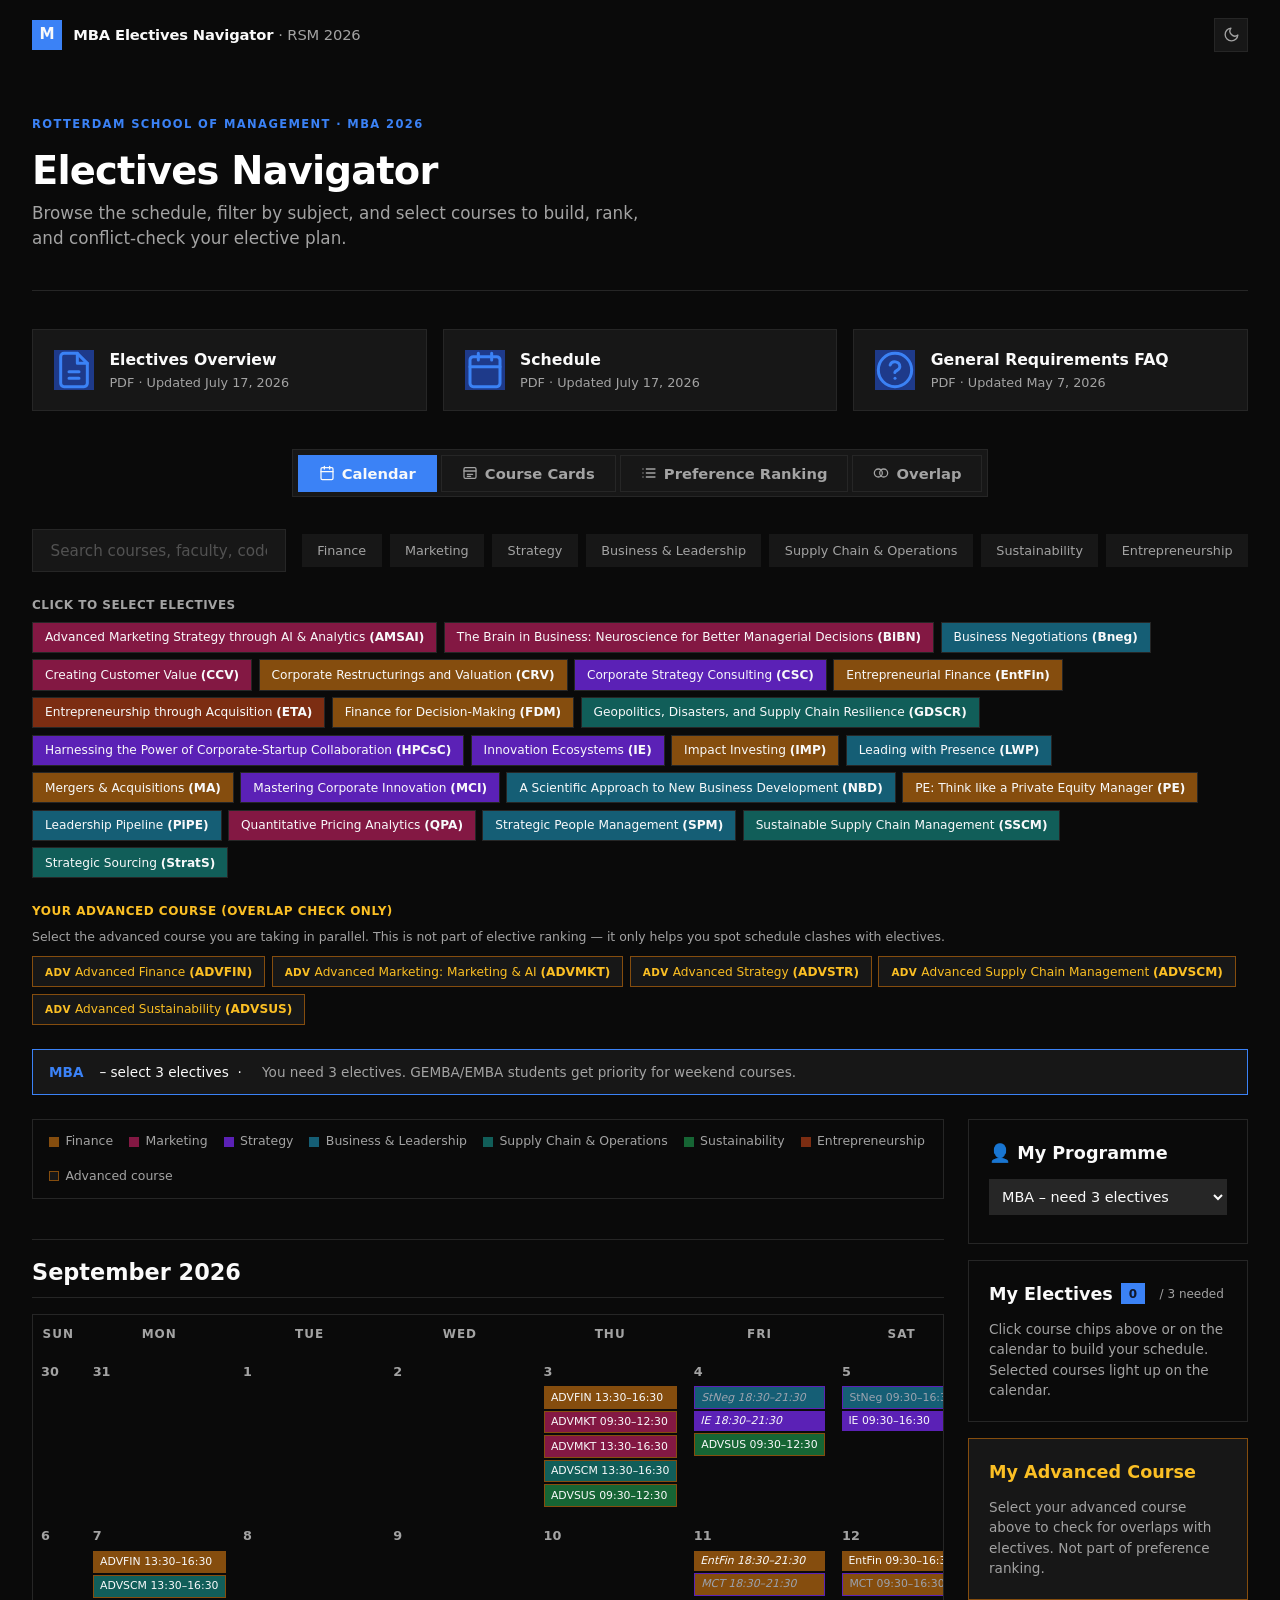
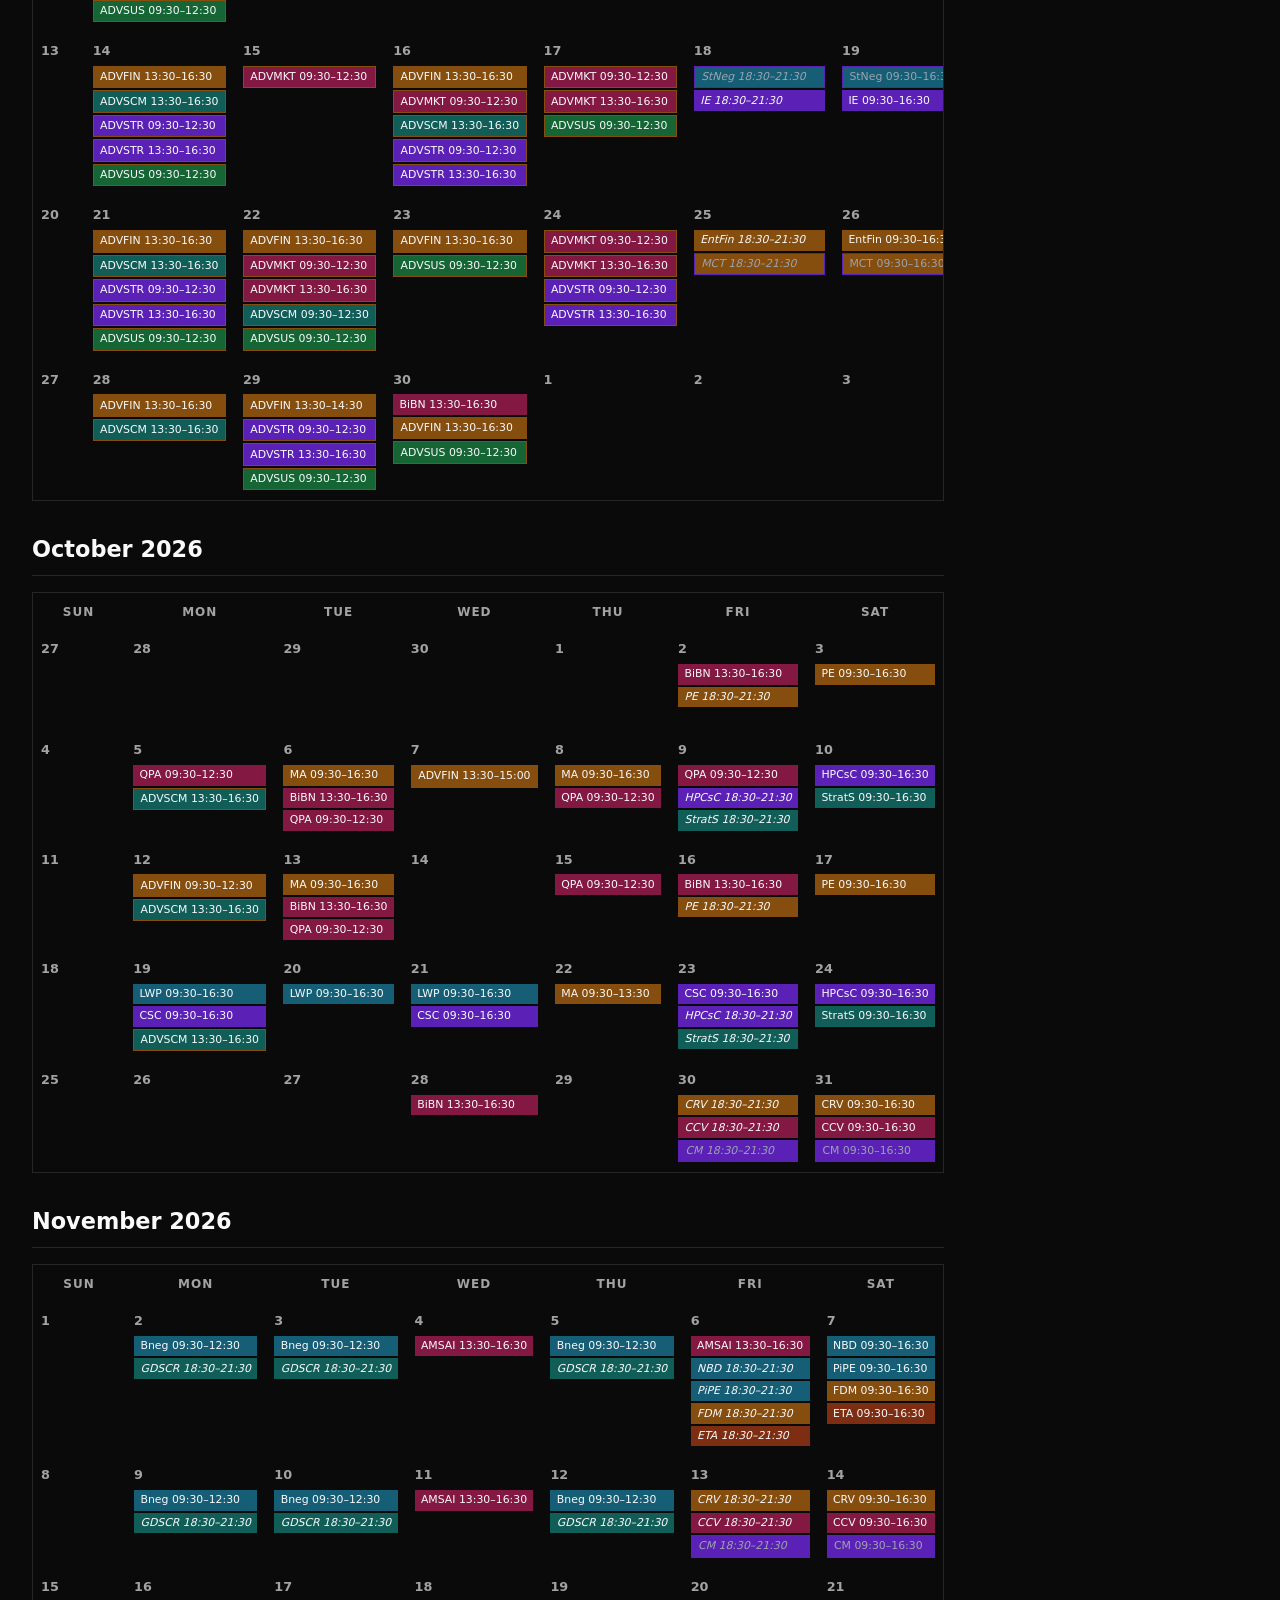
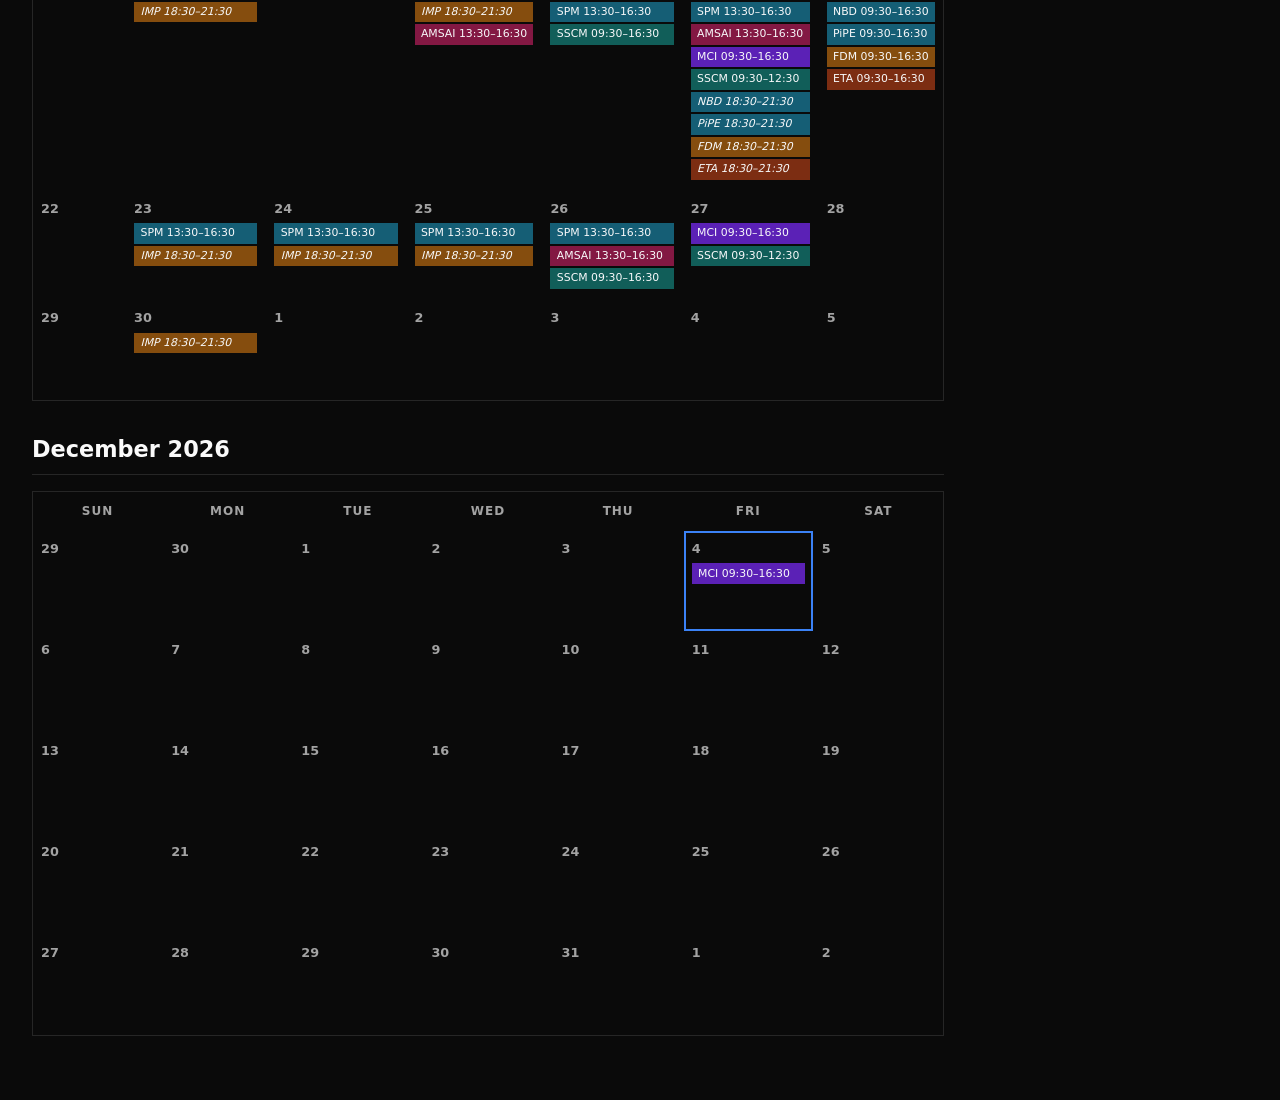
<file: index.html>
<!DOCTYPE html>
<html lang="en">
<head>
    <meta charset="UTF-8">
    <meta name="viewport" content="width=device-width, initial-scale=1.0">
    <title>MBA Electives 2026</title>
    <meta name="description" content="Interactive navigation for 2026 MBA Electives — browse the calendar, filter by subject, search courses, and plan your schedule.">
    <script>
        (function() {
            var saved = localStorage.getItem('mba_theme');
            if (saved === 'light') document.documentElement.setAttribute('data-theme', 'light');
        })();
    </script>
    <link rel="stylesheet" href="open-props.css">
    <style>
        /* ── Design tokens — flat, no transparency, muted, sharp corners ── */
        :root {
            /* Surfaces — three solid levels of elevation */
            --bg-color: #0a0a0a;
            --bg-elevated: #171717;
            --bg-recessed: #000000;
            --modal-bg: #171717;
            --cal-day-bg: #0a0a0a;

            /* Text */
            --text-color: #fafafa;
            --text-secondary: #a3a3a3;
            --text-tertiary: #9ca3af;
            --heading-color: #ffffff;
            --placeholder-color: #525252;

            /* Cards & panels */
            --card-bg: #171717;
            --card-border: #262626;
            --card-hover: #262626;

            /* Selection & focus */
            --selected-outline: #fafafa;

            /* Brand & actions */
            --primary: #3b82f6;
            --primary-strong: #2563eb;
            --primary-dim: #1e3a8a;
            --accent: #60a5fa;

            /* Categories — dark, muted (WCAG AA with white text) */
            --cat-finance: #854d0e;
            --cat-marketing: #831843;
            --cat-strategy: #5b21b6;
            --cat-leadership: #155e75;
            --cat-supplychain: #115e59;
            --cat-sustainability: #166534;
            --cat-entrepreneurship: #7c2d12;

            /* Status & danger (readable as text in both themes via per-theme overrides) */
            --danger: #ef4444;
            --status-amber: #854d0e;
            --status-amber-text: #fbbf24;
            --status-purple: #7c3aed;
            --status-purple-text: #a78bfa;
            --status-cyan: #22d3ee;
            --status-red: #ef4444;
            --status-green: #4ade80;

            /* Geometry — aggressively sharp */
            --radius: 0;
            --radius-sm: 0;
            --radius-lg: 0;

            /* Borders */
            --border: #262626;
            --border-strong: #404040;

            /* Washes repurposed as solid surfaces (no transparency) */
            --wash-02: #0a0a0a;
            --wash-03: #0a0a0a;
            --wash-04: #0a0a0a;
            --wash-05: #171717;
            --wash-06: #171717;
            --wash-08: #262626;
            --wash-10: #262626;
            --wash-12: #262626;
            --wash-14: #262626;
            --wash-15: #262626;
            --wash-16: #262626;
            --wash-20: #404040;
            --wash-24: #404040;
            --wash-25: #404040;
            --wash-35: #525252;
        }

        /* ── Light theme ── */
        html[data-theme="light"] {
            --bg-color: #fafafa;
            --bg-elevated: #ffffff;
            --bg-recessed: #f5f5f5;
            --modal-bg: #ffffff;
            --cal-day-bg: #fafafa;

            --text-color: #0a0a0a;
            --text-secondary: #525252;
            --text-tertiary: #525252;
            --heading-color: #000000;
            --placeholder-color: #a3a3a3;

            --card-bg: #ffffff;
            --card-border: #e5e5e5;
            --card-hover: #f5f5f5;

            --selected-outline: #0a0a0a;

            --primary: #2563eb;
            --primary-strong: #1d4ed8;
            --primary-dim: #dbeafe;
            --accent: #3b82f6;

            /* Categories stay consistent across themes */
            --cat-finance: #854d0e;
            --cat-marketing: #831843;
            --cat-strategy: #5b21b6;
            --cat-leadership: #155e75;
            --cat-supplychain: #115e59;
            --cat-sustainability: #166534;
            --cat-entrepreneurship: #7c2d12;

            --danger: #dc2626;
            --status-amber: #854d0e;
            --status-amber-text: #854d0e;
            --status-purple: #7c3aed;
            --status-purple-text: #5b21b6;
            --status-cyan: #155e75;
            --status-red: #dc2626;
            --status-green: #166534;

            --border: #e5e5e5;
            --border-strong: #d4d4d4;

            --wash-02: #fafafa;
            --wash-03: #fafafa;
            --wash-04: #f5f5f5;
            --wash-05: #f5f5f5;
            --wash-06: #f5f5f5;
            --wash-08: #e5e5e5;
            --wash-10: #e5e5e5;
            --wash-12: #e5e5e5;
            --wash-14: #d4d4d4;
            --wash-15: #d4d4d4;
            --wash-16: #d4d4d4;
            --wash-20: #d4d4d4;
            --wash-24: #a3a3a3;
            --wash-25: #a3a3a3;
            --wash-35: #737373;
        }

        * { box-sizing: border-box; margin: 0; padding: 0; }

        body {
            font-family: var(--font-system-ui);
            background-color: var(--bg-color);
            color: var(--text-color);
            line-height: 1.5;
            min-height: 100vh;
            -webkit-font-smoothing: antialiased;
            transition: background-color 0.2s ease, color 0.2s ease;
        }

        .container { max-width: 1360px; margin: 0 auto; padding: 0 2rem 4rem; }

        /* ── Top bar ── */
        .topbar {
            display: flex; align-items: center; gap: 0.7rem;
            max-width: 1360px; margin: 0 auto; padding: 1.1rem 2rem;
        }
        .topbar .brand-mark {
            width: 30px; height: 30px; border-radius: 0; flex-shrink: 0;
            background: var(--primary);
            display: flex; align-items: center; justify-content: center;
            font-weight: 700; font-size: 0.95rem; color: var(--gray-0);
        }
        .topbar .brand-text { font-size: 0.92rem; font-weight: 600; letter-spacing: -0.01em; }
        .topbar .brand-text span { color: var(--text-secondary); font-weight: 500; }
        .theme-toggle {
            margin-left: auto; width: 34px; height: 34px; flex-shrink: 0;
            display: flex; align-items: center; justify-content: center;
            background: var(--card-bg); border: 1px solid var(--card-border);
            border-radius: 0; color: var(--text-secondary); cursor: pointer;
            transition: background 0.18s ease, color 0.18s ease, border-color 0.18s ease;
        }
        .theme-toggle:hover { background: var(--card-hover); color: var(--text-color); }
        .theme-toggle svg { width: 17px; height: 17px; }
        .theme-toggle .icon-sun { display: none; }
        html[data-theme="light"] .theme-toggle .icon-moon { display: none; }
        html[data-theme="light"] .theme-toggle .icon-sun { display: block; }

        /* ── Header ── */
        header {
            padding: 2.6rem 0 2.4rem; margin-bottom: 2.4rem;
            border-bottom: 1px solid var(--card-border);
            animation: fadeInDown 0.5s ease-out;
        }
        .eyebrow {
            display: inline-block;
            font-size: 0.72rem; font-weight: 600; text-transform: uppercase;
            letter-spacing: 0.12em; color: var(--primary);
            padding: 0; margin-bottom: 1rem;
        }
        h1 {
            font-family: var(--font-system-ui);
            font-size: 2.4rem; font-weight: 700; line-height: 1.15;
            letter-spacing: -0.02em; margin-bottom: 0.5rem; color: var(--heading-color);
        }
        .subtitle { font-size: 1.05rem; color: var(--text-secondary); max-width: 640px; }

        /* ── Resource cards ── */
        .resources {
            display: grid; grid-template-columns: repeat(auto-fit, minmax(240px, 1fr));
            gap: 1rem; margin-bottom: 2.4rem; animation: fadeInUp 0.5s ease-out 0.1s both;
        }
        .resource-card {
            background: var(--card-bg); border: 1px solid var(--card-border); border-radius: var(--radius);
            padding: 1.1rem 1.25rem; text-align: left;
            transition: transform 0.2s ease, background 0.2s ease, border-color 0.2s ease;
            text-decoration: none; color: inherit; display: flex; flex-direction: row; align-items: center; gap: 0.9rem;
        }
        .resource-card:hover {
            background: var(--card-hover); border-color: var(--primary);
        }
        .resource-icon {
            font-size: 1.25rem; width: 42px; height: 42px; flex-shrink: 0;
            display: flex; align-items: center; justify-content: center;
            background: var(--primary-dim); border: 1px solid var(--bg-elevated);
            border-radius: 0; color: var(--primary);
        }
        .resource-body { display: flex; flex-direction: column; gap: 0.1rem; min-width: 0; }
        .resource-title { font-size: 0.98rem; font-weight: 600; }
        .resource-sub { color: var(--text-secondary); font-size: 0.8rem; }

        /* ── View switcher ── */
        .view-bar {
            display: inline-flex; gap: 0.25rem; margin-bottom: 2rem; justify-content: center; flex-wrap: wrap; align-items: center;
            background: var(--bg-elevated); border: 1px solid var(--card-border);
            border-radius: 0; padding: 0.3rem;
        }
        .view-bar-wrap { display: flex; justify-content: center; margin-bottom: 2rem; }
        .view-bar-wrap .view-bar { margin-bottom: 0; }
        .view-btn {
            background: var(--bg-elevated); border: 1px solid var(--border); color: var(--text-secondary);
            padding: 0.55rem 1.25rem; border-radius: 0; font-family: inherit; font-size: 0.92rem;
            font-weight: 600; cursor: pointer; transition: all 0.18s ease;
            display: inline-flex; align-items: center; gap: 0.45rem;
        }
        .view-btn svg { width: 16px; height: 16px; }
        .view-btn.active {
            background: var(--primary); border-color: transparent; color: var(--gray-0);
            
        }
        .view-btn.active svg { opacity: 1; }
        .view-btn:hover:not(.active) { background: var(--wash-05); color: var(--text-color); }
        /* Card view tabs keep a lighter segmented style */
        .tabs .tab-btn { background: var(--card-bg); border: 1px solid var(--card-border); border-radius: 0; }
        .tabs .tab-btn.active { background: var(--primary); border-color: transparent; }

        /* ── Search & Filter ── */
        .toolbar {
            display: flex; gap: 1rem; margin-bottom: 1.5rem; flex-wrap: wrap; align-items: center;
        }
        .search-box {
            flex: 1; min-width: 200px; padding: 0.7rem 1.1rem; border-radius: 0;
            background: var(--bg-elevated); border: 1px solid var(--card-border);
            color: var(--text-color); font-family: inherit; font-size: 0.95rem; outline: none;
            transition: border-color 0.2s, background 0.2s, box-shadow 0.2s;
        }
        .search-box::placeholder { color: var(--placeholder-color); }
        .search-box:focus { border-color: var(--primary); }

        .filter-chips { display: flex; gap: 0.5rem; flex-wrap: wrap; }
        .chip {
            padding: 0.35rem 0.9rem; border-radius: 0; font-size: 0.8rem; font-weight: 500;
            cursor: pointer; border: 1px solid transparent; transition: all 0.2s ease;
            background: var(--wash-05); color: var(--text-secondary);
        }
        .chip.active { color: var(--gray-0); border-color: transparent; }
        .chip[data-cat="Finance"].active { background: var(--cat-finance); }
        .chip[data-cat="Marketing"].active { background: var(--cat-marketing); }
        .chip[data-cat="Strategy"].active { background: var(--cat-strategy); }
        .chip[data-cat="Business & Leadership"].active { background: var(--cat-leadership); }
        .chip[data-cat="Supply Chain & Operations"].active { background: var(--cat-supplychain); }
        .chip[data-cat="Sustainability"].active { background: var(--cat-sustainability); }
        .chip[data-cat="Entrepreneurship"].active { background: var(--cat-entrepreneurship); }
        .chip:hover:not(.active) { background: var(--wash-10); color: var(--text-color); }

        .course-picker {
            margin-bottom: 1.5rem;
        }
        .course-picker-label {
            font-size: 0.75rem; font-weight: 600; text-transform: uppercase;
            letter-spacing: 0.5px; color: var(--text-secondary); margin-bottom: 0.5rem;
        }
        .course-chips { display: flex; gap: 0.4rem; flex-wrap: wrap; }
        .course-chip {
            padding: 0.4rem 0.75rem; border-radius: 0; font-size: 0.76rem; font-weight: 500;
            line-height: 1.35; max-width: 100%;
            cursor: pointer; border: 1px solid var(--wash-10);
            background: var(--wash-05); color: var(--text-secondary);
            transition: all 0.2s ease; user-select: none;
        }
        .course-chip .chip-code { font-weight: 700; white-space: nowrap; }
        .course-chip:hover { background: var(--wash-10); color: var(--text-color); }
        .course-chip.selected {
            color: var(--gray-0); border-color: var(--gray-0);
        }
        .course-chip.cat-finance.selected { background: var(--cat-finance); }
        .course-chip.cat-marketing.selected { background: var(--cat-marketing); }
        .course-chip.cat-strategy.selected { background: var(--cat-strategy); }
        .course-chip.cat-leadership.selected { background: var(--cat-leadership); }
        .course-chip.cat-supplychain.selected { background: var(--cat-supplychain); }
        .course-chip.cat-sustainability.selected { background: var(--cat-sustainability); }
        .course-chip.cat-entrepreneurship.selected { background: var(--cat-entrepreneurship); }

        .advanced-picker { margin-top: 0.25rem; }
        .advanced-picker-label {
            font-size: 0.75rem; font-weight: 600; text-transform: uppercase;
            letter-spacing: 0.5px; color: var(--status-amber-text); margin-bottom: 0.5rem;
        }
        .advanced-picker-hint {
            font-size: 0.78rem; color: var(--text-secondary); margin-bottom: 0.6rem; line-height: 1.45;
        }
        .course-chip.advanced-chip {
            border-style: solid; border-color: var(--status-amber);
            background: var(--bg-elevated); color: var(--status-amber-text);
        }
        .course-chip.advanced-chip:hover { background: var(--bg-elevated); color: var(--status-amber-text); }
        .course-chip.advanced-chip.selected {
            background: var(--status-amber); color: var(--gray-0);
            border-color: var(--status-amber);
        }
        .course-chip.advanced-chip .chip-adv-tag {
            font-size: 0.65rem; font-weight: 700; text-transform: uppercase;
            letter-spacing: 0.4px; margin-right: 0.25rem;
        }

        /* ── Calendar ── */
        .calendar-section { display: none; }
        .calendar-section.active { display: block; }

        .month-heading {
            font-size: 1.4rem; font-weight: 700; margin: 2rem 0 1rem 0;
            padding-bottom: 0.5rem;
            border-bottom: 1px solid var(--card-border);
        }
        .month-heading:first-child { margin-top: 0; }

        .cal-grid {
            display: grid; grid-template-columns: repeat(7, 1fr); gap: 1px;
            background: var(--wash-03); border-radius: var(--radius); overflow: hidden;
            border: 1px solid var(--card-border);
        }
        .cal-header {
            background: var(--wash-04); padding: 0.6rem; text-align: center;
            font-size: 0.75rem; font-weight: 600; text-transform: uppercase; letter-spacing: 1px;
            color: var(--text-secondary);
        }
        .cal-day {
            background: var(--cal-day-bg); padding: 0.5rem; min-height: 100px;
            transition: background 0.2s; position: relative; cursor: default;
        }
        .cal-day:hover { background: var(--wash-03); }
        .cal-day.other-month { color: var(--text-tertiary); }
        .cal-day.today { outline: 2px solid var(--primary); outline-offset: -2px; }
        .cal-day-num { font-size: 0.8rem; font-weight: 600; color: var(--text-secondary); margin-bottom: 0.35rem; }
        .cal-event {
            font-size: 0.68rem; padding: 0.2rem 0.4rem; border-radius: 0;
            margin-bottom: 2px; cursor: pointer; font-weight: 500; line-height: 1.3;
            transition: transform 0.15s ease, box-shadow 0.15s ease; overflow: hidden;
            text-overflow: ellipsis; white-space: nowrap;
        }
        .cal-event:hover {
            background-color: var(--cat-color, var(--primary));
        }
        .cal-event.evening { font-style: italic; }

        /* ── Course cards view ── */
        .cards-section { display: none; }
        .cards-section.active { display: block; }

        .course-grid {
            display: grid; grid-template-columns: repeat(auto-fill, minmax(340px, 1fr));
            gap: 1.25rem;
        }
        .course-card {
            background: var(--card-bg); border: 1px solid var(--card-border); border-radius: var(--radius);
            padding: 1.25rem;
            transition: transform 0.25s ease, border-color 0.25s ease;
            display: flex; flex-direction: column; position: relative; overflow: hidden;
        }
        .course-card::before {
            content: ''; position: absolute; top: 0; left: 0; width: 4px; height: 100%;
            opacity: 0; transition: opacity 0.25s ease;
        }
        .course-card:hover { border-color: var(--wash-12); }
        .course-card:hover::before { opacity: 1; }
        .course-subject {
            font-size: 0.75rem; text-transform: uppercase; letter-spacing: 0.8px;
            margin-bottom: 0.4rem; font-weight: 600;
        }
        .course-title {
            font-size: 1.15rem; font-weight: 600; margin-bottom: 0.75rem; line-height: 1.3;
        }
        .course-title a { color: var(--text-color); text-decoration: none; transition: color 0.2s; }
        .course-title a:hover { color: var(--primary); }
        .course-faculty {
            display: flex; align-items: center; gap: 0.4rem; color: var(--text-tertiary);
            font-size: 0.9rem; margin-bottom: 0.4rem;
        }
        .course-notes {
            margin-top: auto; padding-top: 0.75rem; font-size: 0.8rem; color: var(--text-secondary);
            border-top: 1px solid var(--wash-05);
        }
        .course-notes strong { color: var(--danger); font-weight: 600; }
        .course-schedule {
            margin-top: 0.5rem; padding-top: 0.75rem; border-top: 1px solid var(--wash-05);
        }
        .course-schedule-title { font-size: 0.75rem; color: var(--text-secondary); font-weight: 600; text-transform: uppercase; letter-spacing: 0.5px; margin-bottom: 0.4rem; }
        .course-session {
            font-size: 0.78rem; color: var(--text-tertiary); padding: 0.15rem 0;
            display: flex; justify-content: space-between;
        }
        .course-session .date { color: var(--primary); font-weight: 500; }
        .course-session .time { color: var(--text-secondary); }

        .course-card { cursor: pointer; }
        .course-card.is-selected {
            border-color: var(--wash-25);
            background: var(--wash-06);
        }
        .card-code-chip {
            display: inline-block; font-size: 0.75rem; font-weight: 700;
            padding: 0.2rem 0.55rem; border-radius: 0; margin-bottom: 0.5rem;
            background: var(--wash-08); color: var(--primary);
            border: 1px solid var(--primary);
        }
        .course-card.is-selected .card-code-chip {
            background: var(--primary); color: var(--gray-0);
        }
        .details-link {
            font-size: 0.8rem; color: var(--primary); background: none; border: none;
            cursor: pointer; font-family: inherit; padding: 0; margin-left: 0.5rem;
            text-decoration: underline; text-underline-offset: 2px;
        }
        .details-link:hover { color: var(--accent); }

        /* ── Detail modal ── */
        .modal-overlay {
            position: fixed; inset: 0; background: #000000; z-index: 100;
            display: none; align-items: center; justify-content: center;
        }
        .modal-overlay.active { display: flex; }
        .modal {
            background: var(--modal-bg); border: 1px solid var(--wash-10); border-radius: var(--radius-lg);
            padding: 2rem; max-width: 560px; width: 90%; max-height: 85vh; overflow-y: auto;
            animation: modalIn 0.25s ease-out;
        }
        .modal-close {
            float: right; background: none; border: none; color: var(--text-secondary);
            cursor: pointer; font-size: 1.5rem; line-height: 1; padding: 0.25rem;
        }
        .modal-close:hover { color: var(--text-color); }
        .modal h3 { font-size: 1.4rem; font-weight: 700; margin-bottom: 0.25rem; }
        .modal .modal-code { font-size: 0.85rem; color: var(--primary); font-weight: 600; margin-bottom: 1rem; }
        .modal .modal-faculty { color: var(--text-tertiary); font-size: 0.95rem; margin-bottom: 1rem; }
        .modal .modal-sessions { margin-top: 1rem; }
        .modal .modal-session-row {
            display: flex; justify-content: space-between; padding: 0.5rem 0;
            border-bottom: 1px solid var(--wash-05); font-size: 0.9rem;
        }
        .modal .modal-session-row:last-child { border-bottom: none; }
        .modal .modal-session-date { color: var(--primary); font-weight: 500; }
        .modal .modal-session-time { color: var(--text-secondary); }
        .modal .modal-notes {
            margin-top: 1rem; padding-top: 1rem; border-top: 1px solid var(--wash-05);
            font-size: 0.85rem; color: var(--text-secondary);
        }
        .modal .modal-notes strong { color: var(--danger); }

        /* ── Color utilities ── */
        .cat-finance { background: var(--cat-finance); color: var(--gray-0); }
        .cat-marketing { background: var(--cat-marketing); color: var(--gray-0); }
        .cat-strategy { background: var(--cat-strategy); color: var(--gray-0); }
        .cat-leadership { background: var(--cat-leadership); color: var(--gray-0); }
        .cat-supplychain { background: var(--cat-supplychain); color: var(--gray-0); }
        .cat-sustainability { background: var(--cat-sustainability); color: var(--gray-0); }
        .cat-entrepreneurship { background: var(--cat-entrepreneurship); color: var(--gray-0); }

        .card-cat-finance::before { background: var(--cat-finance); }
        .card-cat-marketing::before { background: var(--cat-marketing); }
        .card-cat-strategy::before { background: var(--cat-strategy); }
        .card-cat-leadership::before { background: var(--cat-leadership); }
        .card-cat-supplychain::before { background: var(--cat-supplychain); }
        .card-cat-sustainability::before { background: var(--cat-sustainability); }
        .card-cat-entrepreneurship::before { background: var(--cat-entrepreneurship); }

        /* Dark theme sub-X: brighter shades for readability on dark surfaces */
        .sub-finance { color: #fbbf24; }
        .sub-marketing { color: #f472b6; }
        .sub-strategy { color: #a78bfa; }
        .sub-leadership { color: #22d3ee; }
        .sub-supplychain { color: #2dd4bf; }
        .sub-sustainability { color: #4ade80; }
        .sub-entrepreneurship { color: #fb923c; }

        /* ── Animations ── */
        @keyframes fadeInDown { from { opacity: 0; transform: translateY(-15px); } to { opacity: 1; transform: translateY(0); } }
        @keyframes fadeInUp { from { opacity: 0; transform: translateY(15px); } to { opacity: 1; transform: translateY(0); } }
        @keyframes modalIn { from { opacity: 0; transform: scale(0.95); } to { opacity: 1; transform: scale(1); } }

        /* ── No results ── */
        .no-results { text-align: center; padding: 3rem; color: var(--text-secondary); font-size: 1.1rem; }

        /* ── Responsive ── */
        @media (max-width: 900px) {
            .cal-day { min-height: 70px; padding: 0.3rem; }
            .cal-event { font-size: 0.6rem; padding: 0.15rem 0.3rem; }
            .cal-day-num { font-size: 0.7rem; }
            .cal-sidebar { display: none; }
            .cal-layout { flex-direction: column; }
        }
        @media (max-width: 768px) {
            h1 { font-size: 2.2rem; }
            .container { padding: 2rem 1rem; }
            .course-grid { grid-template-columns: 1fr; }
            .toolbar { flex-direction: column; }
            .search-box { min-width: unset; width: 100%; }
            .cal-day { min-height: 55px; }
            .cal-sidebar { display: none; }
            .cal-layout { flex-direction: column; }
        }

        /* ── Legend ── */
        .legend {
            display: flex; gap: 1rem; flex-wrap: wrap; margin-bottom: 1.5rem;
            padding: 0.75rem 1rem; background: var(--wash-02);
            border-radius: var(--radius-sm); border: 1px solid var(--card-border);
        }
        .legend-item { display: flex; align-items: center; gap: 0.4rem; font-size: 0.78rem; color: var(--text-secondary); }
        .legend-dot { width: 10px; height: 10px; border-radius: 0; }

        /* ── My Schedule sidebar ── */
        .cal-layout { display: flex; gap: 1.5rem; }
        .cal-main { flex: 1; min-width: 0; }
        .cal-sidebar {
            width: 280px; flex-shrink: 0;
            position: sticky; top: 1rem; align-self: flex-start;
            max-height: calc(100vh - 2rem); overflow-y: auto;
        }
        .my-sched-panel {
            background: var(--wash-03); border: 1px solid var(--card-border);
            border-radius: var(--radius); padding: 1.25rem; margin-bottom: 1rem;
        }
        .my-sched-panel h3 {
            font-size: 1.1rem; font-weight: 700; margin-bottom: 0.75rem;
            display: flex; align-items: center; gap: 0.5rem;
        }
        .my-sched-panel h3 .count {
            background: var(--primary); color: #0f172a; font-size: 0.75rem; font-weight: 700;
            padding: 0.1rem 0.5rem; border-radius: 0;
        }
        .my-sched-empty { color: var(--text-secondary); font-size: 0.85rem; line-height: 1.5; }
        .my-sched-item {
            display: flex; align-items: center; gap: 0.5rem; padding: 0.5rem 0;
            border-bottom: 1px solid var(--wash-04); font-size: 0.85rem;
        }
        .my-sched-item:last-child { border-bottom: none; }
        .my-sched-item .dot { width: 8px; height: 8px; border-radius: 0; flex-shrink: 0; }
        .my-sched-item .name { flex: 1; min-width: 0; overflow: hidden; text-overflow: ellipsis; white-space: nowrap; }
        .my-sched-item .rm { color: var(--text-secondary); cursor: pointer; font-size: 1rem; line-height: 1; transition: color 0.2s; flex-shrink: 0; }
        .my-sched-item .rm:hover { color: var(--danger); }
        .conflict-banner {
            background: var(--bg-elevated); border: 1px solid var(--danger);
            border-radius: var(--radius-sm); padding: 0.75rem 1rem; margin-bottom: 1rem;
        }
        .conflict-banner h4 { color: var(--danger); font-size: 0.85rem; font-weight: 700; margin-bottom: 0.35rem; display: flex; align-items: center; gap: 0.4rem; }
        .conflict-row { font-size: 0.8rem; color: var(--danger); padding: 0.15rem 0; }
        .conflict-row .vs { color: var(--danger); font-weight: 600; margin: 0 0.3rem; }
        .sched-summary {
            font-size: 0.8rem; color: var(--text-secondary); line-height: 1.5;
        }
        .sched-summary strong { color: var(--text-color); font-weight: 600; }

        /* ── Calendar event states ── */
        .cal-event.selected {
            outline: 2px solid var(--selected-outline);
            outline-offset: -1px;
            font-weight: 700;
            opacity: 1 !important;
        }
        .cal-event.unselected {
            background: var(--bg-color); color: var(--text-tertiary);
        }
        .cal-day.has-selected {
            background: var(--bg-elevated);
        }
        .cal-day.conflict-day {
            background: var(--bg-elevated);
        }
        .cal-day.conflict-day .cal-day-num {
            color: var(--danger);
            font-weight: 700;
        }
        .cal-event.conflict-event {
            border: 1px solid var(--danger);
            background: var(--bg-elevated) !important;
        }
        .cal-event.advanced {
            border: 1px solid var(--status-amber);
        }
        .cal-event.advanced.selected {
            outline: 2px solid var(--status-amber);
            outline-offset: -1px;
            font-weight: 700;
            opacity: 1 !important;
        }
        .legend-dot.advanced-dot {
            border: 1px solid var(--status-amber);
            background: var(--bg-elevated);
        }
        .my-sched-panel.advanced-panel {
            border-color: var(--status-amber);
            background: var(--bg-elevated);
        }
        .my-sched-panel.advanced-panel h3 { color: var(--status-amber-text); }

        /* ── Clear button ── */
        .clear-btn {
            background: none; border: 1px solid var(--danger); color: var(--danger);
            padding: 0.35rem 0.75rem; border-radius: 0; cursor: pointer;
            font-size: 0.75rem; font-weight: 600; font-family: inherit;
            transition: background 0.2s, border-color 0.2s; margin-top: 0.75rem; width: 100%;
        }
        .clear-btn:hover { background: var(--bg-elevated); border-color: var(--danger); }


        /* ── Programme banner ── */
        .prog-banner {
            display: flex; align-items: center; gap: 1rem; flex-wrap: wrap;
            padding: 0.75rem 1rem; border-radius: var(--radius); margin-bottom: 1.5rem;
            font-size: 0.85rem;
        }
        .prog-banner.mba { background: var(--bg-elevated); border: 1px solid var(--primary); }
        .prog-banner.emba { background: var(--bg-elevated); border: 1px solid var(--cat-strategy); }
        .prog-banner.gemba { background: var(--bg-elevated); border: 1px solid var(--cat-entrepreneurship); }
        .prog-banner strong { font-weight: 700; }
        .prog-banner.mba strong { color: var(--primary); }
        .prog-banner.emba strong { color: #a78bfa; }
        .prog-banner.gemba strong { color: #fb923c; }
        .prog-banner .prog-note { color: var(--text-secondary); }

        /* ── Calendar programme-restricted events ── */
        .cal-event.restricted-mba {
            color: var(--text-tertiary);
            border: 1px solid var(--cat-finance);
        }
        .cal-event.restricted-emba {
            color: var(--text-tertiary);
            border: 1px solid var(--cat-strategy);
        }

        /* ── Programme restriction badges ── */
        .restr-badge {
            display: inline-block; font-size: 0.68rem; font-weight: 600;
            padding: 0.15rem 0.5rem; border-radius: 0;
        }
        .mba-badge { background: var(--cat-finance); color: var(--gray-0); border: 1px solid var(--cat-finance); }
        .emba-badge { background: var(--cat-strategy); color: var(--gray-0); border: 1px solid var(--cat-strategy); }
        .exam-badge { background: var(--bg-elevated); color: var(--danger); border: 1px solid var(--danger); }
        .weekend-badge { background: var(--bg-elevated); color: var(--status-green); border: 1px solid var(--cat-sustainability); }
        .course-card.has-badges { padding-top: 0.9rem; }

        /* ── Preference ranking ── */
        .ranking-section { display: none; }
        .ranking-section.active { display: block; }
        .ranking-notice {
            background: var(--wash-04); border: 1px solid var(--card-border);
            border-radius: var(--radius); padding: 1rem 1.25rem; margin-bottom: 1.5rem;
            font-size: 0.9rem; color: var(--text-secondary); line-height: 1.55;
        }
        .ranking-layout {
            display: grid; grid-template-columns: 1fr 1fr; gap: 1.5rem; align-items: start;
        }
        .ranking-panel {
            background: var(--wash-03); border: 1px solid var(--card-border);
            border-radius: var(--radius-lg); padding: 1.25rem; min-height: 420px;
        }
        .ranking-panel h2 {
            font-size: 1.35rem; font-weight: 700; margin-bottom: 0.75rem;
        }
        .ranking-header {
            display: flex; align-items: center; justify-content: space-between;
            gap: 1rem; margin-bottom: 0.5rem;
        }
        .ranking-header h2 { margin-bottom: 0; }
        .ranking-hint {
            font-size: 0.85rem; color: var(--text-secondary); margin-bottom: 1rem; line-height: 1.5;
        }
        .ranking-hint strong { color: var(--text-color); }
        .save-btn {
            background: var(--primary); color: var(--gray-0); border: none; border-radius: 0;
            padding: 0.55rem 1.4rem; font-family: inherit; font-size: 0.85rem;
            font-weight: 700; cursor: pointer; letter-spacing: 0.04em;
            transition: transform 0.2s, background 0.2s;
        }
        .save-btn:hover { background: var(--primary-strong); }
        .ranking-filters {
            display: flex; gap: 0.75rem; margin-bottom: 1rem; flex-wrap: wrap;
        }
        .ranking-filters input, .ranking-filters select {
            flex: 1; min-width: 140px; padding: 0.55rem 0.85rem; border-radius: 0;
            background: var(--wash-06); border: 1px solid var(--card-border);
            color: var(--text-color); font-family: inherit; font-size: 0.9rem; outline: none;
        }
        .ranking-filters input:focus, .ranking-filters select:focus { border-color: var(--primary); }
        .rank-list { display: flex; flex-direction: column; gap: 0.5rem; min-height: 200px; }
        .rank-drop-zone {
            min-height: 280px; border: 1px solid var(--border);
            border-radius: var(--radius-sm); padding: 0.5rem;
            transition: border-color 0.2s, background 0.2s;
        }
        .rank-drop-zone.drag-over {
            border-color: var(--primary); background: var(--bg-elevated);
        }
        .rank-slot {
            display: flex; align-items: center; gap: 0.75rem;
            min-height: 58px; padding: 0.65rem 0.75rem; border-radius: var(--radius-sm);
            border: 1px solid var(--card-border); background: var(--wash-02);
            margin-bottom: 0.5rem; transition: border-color 0.2s, background 0.2s;
        }
        .rank-slot.empty {
            justify-content: center; color: var(--text-secondary); font-size: 0.82rem;
            border-style: solid; background: var(--bg-elevated);
        }
        .rank-slot.drag-over { border-color: var(--primary); background: var(--bg-elevated); }
        .rank-num {
            width: 28px; height: 28px; border-radius: 50%; flex-shrink: 0;
            background: var(--wash-08); display: flex; align-items: center;
            justify-content: center; font-size: 0.8rem; font-weight: 700; color: var(--primary);
        }
        .rank-item {
            display: flex; align-items: center; gap: 0.75rem; flex: 1; min-width: 0;
            cursor: grab; user-select: none;
        }
        .rank-item:active { cursor: grabbing; }
        .rank-item.dragging { opacity: 0.45; }
        .rank-item-body { flex: 1; min-width: 0; }
        .rank-item-title {
            font-size: 0.92rem; font-weight: 600; line-height: 1.3;
            white-space: nowrap; overflow: hidden; text-overflow: ellipsis;
        }
        .rank-item-sub { font-size: 0.78rem; color: var(--text-secondary); margin-top: 0.1rem; }
        .rank-info {
            width: 28px; height: 28px; border-radius: 50%; flex-shrink: 0;
            border: 1px solid var(--card-border); background: var(--wash-05);
            color: var(--text-secondary); cursor: pointer; font-size: 0.85rem;
            display: flex; align-items: center; justify-content: center;
            transition: color 0.2s, border-color 0.2s;
        }
        .rank-info:hover { color: var(--primary); border-color: var(--primary); }
        .rank-remove {
            background: none; border: none; color: var(--text-secondary);
            cursor: pointer; font-size: 1rem; padding: 0.2rem; line-height: 1;
        }
        .rank-remove:hover { color: var(--danger); }
        .save-toast {
            position: fixed; bottom: 1.5rem; left: 50%; transform: translateX(-50%);
            background: var(--modal-bg); border: 1px solid var(--primary);
            color: var(--text-color); padding: 0.75rem 1.25rem; border-radius: 0;
            font-size: 0.9rem; font-weight: 600; z-index: 200; opacity: 0;
            pointer-events: none; transition: opacity 0.25s;
            
        }
        .save-toast.show { opacity: 1; }
        @media (max-width: 900px) {
            .ranking-layout { grid-template-columns: 1fr; }
        }

        /* ── Overlap Explorer ── */
        .overlap-section { display: none; }
        .overlap-section.active { display: block; }
        .overlap-intro {
            background: var(--wash-04); border: 1px solid var(--card-border);
            border-radius: var(--radius); padding: 1rem 1.25rem; margin-bottom: 1.5rem;
            font-size: 0.9rem; color: var(--text-secondary); line-height: 1.55;
        }
        .overlap-filters { display: flex; gap: 0.5rem; flex-wrap: wrap; margin-bottom: 1.25rem; }
        .overlap-filters .chip { font-size: 0.78rem; }
        .overlap-pairs { display: flex; flex-direction: column; gap: 0.75rem; }
        .overlap-pair {
            background: var(--card-bg); border: 1px solid var(--card-border);
            border-radius: var(--radius); padding: 1rem 1.25rem;
            transition: border-color 0.2s;
        }
        .overlap-pair:hover { border-color: var(--wash-12); }
        .overlap-pair-header {
            display: flex; align-items: center; gap: 0.5rem; flex-wrap: wrap;
            margin-bottom: 0.6rem; font-weight: 600; font-size: 0.95rem;
        }
        .overlap-pair-header .course-link {
            color: var(--primary); cursor: pointer; background: none; border: none;
            font-family: inherit; font-size: inherit; font-weight: 600; padding: 0;
            text-align: left; white-space: normal; line-height: 1.35;
        }
        .overlap-pair-header .course-link:hover { color: var(--accent); text-decoration: underline; }
        .overlap-pair-header .course-link.highlighted { text-decoration: underline; }
        .overlap-pair-header .vs { color: var(--text-secondary); font-weight: 400; }
        .overlap-badge {
            display: inline-block; font-size: 0.72rem; font-weight: 600;
            padding: 0.2rem 0.6rem; border-radius: 0; margin-bottom: 0.5rem;
        }
        .overlap-badge.high { background: var(--bg-elevated); color: #fbbf24; border: 1px solid var(--status-amber); }
        .overlap-badge.partial { background: var(--bg-elevated); color: var(--primary); border: 1px solid var(--primary); }
        .overlap-badge.schedule { background: var(--bg-elevated); color: var(--danger); border: 1px solid var(--danger); }
        .overlap-badge.faculty { background: var(--bg-elevated); color: #a78bfa; border: 1px solid var(--status-purple); }
        .overlap-detail { font-size: 0.82rem; color: var(--text-secondary); line-height: 1.6; }
        .overlap-detail .cat-pill {
            display: inline-block; font-size: 0.7rem; font-weight: 600;
            padding: 0.1rem 0.45rem; border-radius: 0; margin: 0.1rem 0.15rem 0.1rem 0;
        }
        .overlap-count-pill {
            display: inline-flex; align-items: center; gap: 0.25rem;
            font-size: 0.72rem; font-weight: 600; padding: 0.15rem 0.5rem;
            border-radius: 0; background: var(--wash-06);
            border: 1px solid var(--card-border); color: var(--text-secondary);
            cursor: pointer; margin-left: 0.5rem; vertical-align: middle;
            transition: background 0.2s, color 0.2s;
        }
        .overlap-count-pill:hover { background: var(--bg-elevated); color: var(--primary); border-color: var(--primary); }
        .topic-warning-banner {
            background: var(--bg-elevated); border: 1px solid var(--status-amber);
            border-radius: var(--radius-sm); padding: 0.75rem 1rem; margin-bottom: 1rem;
        }
        .topic-warning-banner h4 { color: var(--status-amber-text); font-size: 0.85rem; font-weight: 700; margin-bottom: 0.35rem; }
        .topic-warning-row { font-size: 0.8rem; color: var(--status-amber-text); padding: 0.15rem 0; }

        /* ── Instructor profiles ── */
        .exp-badge {
            display: inline-flex; align-items: center; font-size: 0.65rem;
            padding: 0.1rem 0.35rem; border-radius: 0; margin-left: 0.2rem;
            vertical-align: middle; font-weight: 600; white-space: nowrap;
        }
        .exp-badge.exp-academic { background: var(--bg-elevated); color: var(--primary); border: 1px solid var(--primary); }
        .exp-badge.exp-practical { background: var(--bg-elevated); color: var(--status-amber-text); border: 1px solid var(--cat-finance); }
        .exp-badge.exp-mixed { background: var(--bg-elevated); color: #4ade80; border: 1px solid var(--cat-sustainability); }
        .instructor-link {
            background: none; border: none; color: var(--text-tertiary); cursor: pointer;
            font-family: inherit; font-size: inherit; padding: 0; text-decoration: underline;
            text-underline-offset: 2px; text-decoration-color: var(--bg);
        }
        .instructor-link:hover { color: var(--primary); text-decoration-color: var(--primary); }
        .faculty-sep { color: var(--text-secondary); }
        .faculty-et-al { color: var(--text-secondary); font-size: 0.85em; font-style: italic; }
        .instructor-index {
            background: var(--wash-02); border: 1px solid var(--card-border);
            border-radius: var(--radius); margin-bottom: 1.5rem; overflow: hidden;
        }
        .instructor-index-header {
            display: flex; align-items: center; justify-content: space-between;
            padding: 0.85rem 1.25rem; cursor: pointer; user-select: none;
            transition: background 0.2s;
        }
        .instructor-index-header:hover { background: var(--wash-03); }
        .instructor-index-header h3 { font-size: 1rem; font-weight: 700; }
        .instructor-index-toggle { color: var(--text-secondary); font-size: 0.85rem; }
        .instructor-index-body { padding: 0 1.25rem 1.25rem; display: none; }
        .instructor-index.open .instructor-index-body { display: block; }
        .instructor-type-filters { display: flex; gap: 0.4rem; flex-wrap: wrap; margin-bottom: 1rem; }
        .instructor-type-filters .chip { font-size: 0.75rem; }
        .instructor-grid {
            display: grid; grid-template-columns: repeat(auto-fill, minmax(200px, 1fr)); gap: 0.6rem;
        }
        .instructor-mini-card {
            background: var(--wash-03); border: 1px solid var(--card-border);
            border-radius: var(--radius-sm); padding: 0.65rem 0.85rem; cursor: pointer;
            transition: border-color 0.2s, background 0.2s;
        }
        .instructor-mini-card:hover { border-color: var(--wash-15); background: var(--wash-05); }
        .instructor-mini-card.active { border-color: var(--primary); background: var(--bg-elevated); }
        .instructor-mini-name { font-size: 0.82rem; font-weight: 600; margin-bottom: 0.2rem; line-height: 1.3; }
        .instructor-mini-role { font-size: 0.72rem; color: var(--text-secondary); }
        .modal-instructor-type {
            display: inline-flex; align-items: center; gap: 0.35rem;
            font-size: 0.85rem; font-weight: 600; padding: 0.35rem 0.75rem;
            border-radius: 0; margin-bottom: 0.75rem;
        }
        .modal-instructor-type.exp-academic { background: var(--bg-elevated); color: var(--primary); }
        .modal-instructor-type.exp-practical { background: var(--bg-elevated); color: var(--status-amber-text); }
        .modal-instructor-type.exp-mixed { background: var(--bg-elevated); color: #4ade80; }
        .modal-section-title {
            font-size: 0.75rem; font-weight: 700; text-transform: uppercase;
            letter-spacing: 0.5px; color: var(--text-secondary); margin: 1rem 0 0.5rem;
        }
        .modal-experience-list { list-style: none; padding: 0; }
        .modal-experience-list li {
            font-size: 0.88rem; color: var(--text-tertiary); padding: 0.3rem 0;
            border-bottom: 1px solid var(--wash-04);
        }
        .modal-experience-list li:last-child { border-bottom: none; }
        .modal-teaches-list { list-style: none; padding: 0; }
        .modal-teaches-list li {
            font-size: 0.88rem; padding: 0.3rem 0; color: var(--text-tertiary);
        }
        .modal-teaches-list button {
            background: none; border: none; color: var(--primary); cursor: pointer;
            font-family: inherit; font-size: inherit; padding: 0;
        }
        .modal-teaches-list button:hover { text-decoration: underline; }
        .modal-profile-link {
            display: inline-flex; align-items: center; gap: 0.4rem;
            margin-top: 1rem; padding: 0.5rem 1rem; border-radius: 0;
            background: var(--wash-06); border: 1px solid var(--card-border);
            color: var(--primary); text-decoration: none; font-size: 0.85rem; font-weight: 600;
        }
        .modal-profile-link:hover { background: var(--wash-10); }
        .modal-related-courses { margin-top: 1rem; padding-top: 1rem; border-top: 1px solid var(--wash-05); }
        .modal-related-item {
            display: flex; align-items: center; gap: 0.5rem; padding: 0.4rem 0;
            font-size: 0.85rem; cursor: pointer; color: var(--primary);
        }
        .modal-related-item:hover { text-decoration: underline; }
        @media (max-width: 768px) {
            .instructor-grid { grid-template-columns: 1fr 1fr; }
        }

        /* ── Light theme: category & badge contrast ── */
        /* (Light theme inherits the dark category backgrounds with white text from base rules) */

        /* Light theme: darker shades of cat-X for sub-X text labels (readable on white) */
        html[data-theme="light"] .sub-finance { color: var(--cat-finance); }
        html[data-theme="light"] .sub-marketing { color: var(--cat-marketing); }
        html[data-theme="light"] .sub-strategy { color: var(--cat-strategy); }
        html[data-theme="light"] .sub-leadership { color: var(--cat-leadership); }
        html[data-theme="light"] .sub-supplychain { color: var(--cat-supplychain); }
        html[data-theme="light"] .sub-sustainability { color: var(--cat-sustainability); }
        html[data-theme="light"] .sub-entrepreneurship { color: var(--cat-entrepreneurship); }

        html[data-theme="light"] .mba-badge { color: var(--cat-finance); }
        html[data-theme="light"] .emba-badge { color: var(--cat-strategy); }
        html[data-theme="light"] .exam-badge { color: var(--status-red); }
        html[data-theme="light"] .weekend-badge { color: var(--cat-sustainability); }

        html[data-theme="light"] .prog-banner.emba strong { color: var(--cat-strategy); }
        html[data-theme="light"] .prog-banner.gemba strong { color: var(--cat-entrepreneurship); }

        html[data-theme="light"] .overlap-badge.high { color: var(--status-amber-text); }
        html[data-theme="light"] .overlap-badge.partial { color: var(--primary-strong); }
        html[data-theme="light"] .overlap-badge.schedule { color: var(--status-red); }
        html[data-theme="light"] .overlap-badge.faculty { color: var(--cat-strategy); }

        html[data-theme="light"] .exp-badge.exp-academic,
        html[data-theme="light"] .modal-instructor-type.exp-academic { color: var(--primary-strong); }
        html[data-theme="light"] .exp-badge.exp-practical,
        html[data-theme="light"] .modal-instructor-type.exp-practical { color: var(--cat-finance); }
        html[data-theme="light"] .exp-badge.exp-mixed,
        html[data-theme="light"] .modal-instructor-type.exp-mixed { color: var(--cat-sustainability); }

        /* Advanced course (amber/gold) chips & panel */
        html[data-theme="light"] .advanced-picker-label,
        html[data-theme="light"] .my-sched-panel.advanced-panel h3 { color: var(--cat-finance); }
        html[data-theme="light"] .course-chip.advanced-chip {
            color: var(--status-amber-text); background: var(--bg-elevated);
        }
        html[data-theme="light"] .course-chip.advanced-chip:hover { color: var(--status-amber-text); background: var(--bg-elevated); }
        html[data-theme="light"] .course-chip.advanced-chip.selected {
            background: var(--cat-finance); color: var(--gray-0); border-color: var(--status-amber);
        }
        html[data-theme="light"] .cal-event.advanced.selected { outline-color: var(--status-amber); }

        /* Selected elective chips: deepen tint for contrast against a light page */
        html[data-theme="light"] .course-chip.cat-finance.selected { background: var(--cat-finance); }
        html[data-theme="light"] .course-chip.cat-marketing.selected { background: var(--cat-marketing); }
        html[data-theme="light"] .course-chip.cat-strategy.selected { background: var(--cat-strategy); }
        html[data-theme="light"] .course-chip.cat-leadership.selected { background: var(--cat-leadership); }
        html[data-theme="light"] .course-chip.cat-supplychain.selected { background: var(--cat-supplychain); }
        html[data-theme="light"] .course-chip.cat-sustainability.selected { background: var(--cat-sustainability); }
        html[data-theme="light"] .course-chip.cat-entrepreneurship.selected { background: var(--cat-entrepreneurship); }

        /* ── Scrollbars ── */
        * { scrollbar-width: thin; scrollbar-color: var(--wash-16) transparent; }
        ::-webkit-scrollbar { width: 10px; height: 10px; }
        ::-webkit-scrollbar-track { background: transparent; }
        ::-webkit-scrollbar-thumb {
            background: var(--wash-14); border-radius: 0;
            border: 2px solid transparent; background-clip: padding-box;
        }
        ::-webkit-scrollbar-thumb:hover { background: var(--wash-24); background-clip: padding-box; }

        /* ── Focus visibility ── */
        a:focus-visible, button:focus-visible, input:focus-visible, select:focus-visible {
            outline: 2px solid var(--primary); outline-offset: 2px;
        }

        @media (max-width: 768px) {
            h1 { font-size: 2.2rem; }
            .topbar { padding: 0.9rem 1rem; }
            .view-bar { width: 100%; overflow-x: auto; }
        }
    </style>
</head>
<body>

<div class="topbar">
    <div class="brand-mark">M</div>
    <div class="brand-text">MBA Electives Navigator <span>· RSM 2026</span></div>
    <button class="theme-toggle" id="themeToggle" onclick="toggleTheme()" title="Toggle light/dark theme" aria-label="Toggle light/dark theme">
        <svg class="icon-moon" viewBox="0 0 24 24" fill="none" stroke="currentColor" stroke-width="1.9" stroke-linecap="round" stroke-linejoin="round"><path d="M21 12.79A9 9 0 1 1 11.21 3 7 7 0 0 0 21 12.79z"/></svg>
        <svg class="icon-sun" viewBox="0 0 24 24" fill="none" stroke="currentColor" stroke-width="1.9" stroke-linecap="round" stroke-linejoin="round"><circle cx="12" cy="12" r="4"/><path d="M12 2v2M12 20v2M4.93 4.93l1.41 1.41M17.66 17.66l1.41 1.41M2 12h2M20 12h2M6.34 17.66l-1.41 1.41M19.07 4.93l-1.41 1.41"/></svg>
    </button>
</div>

<div class="container">
    <header>
        <span class="eyebrow">Rotterdam School of Management · MBA 2026</span>
        <h1>Electives Navigator</h1>
        <p class="subtitle">Browse the schedule, filter by subject, and select courses to build, rank, and conflict-check your elective plan.</p>
    </header>

    <div class="resources">
        <a href="Electives-Schedule_2026_UPDATED-17-July.pdf" target="_blank" class="resource-card">
            <div class="resource-icon">
                <svg viewBox="0 0 24 24" fill="none" stroke="currentColor" stroke-width="1.8" stroke-linecap="round" stroke-linejoin="round"><path d="M14 2H6a2 2 0 0 0-2 2v16a2 2 0 0 0 2 2h12a2 2 0 0 0 2-2V8z"/><path d="M14 2v6h6"/><path d="M9 13h6M9 17h6"/></svg>
            </div>
            <div class="resource-body">
                <div class="resource-title">Electives Overview</div>
                <div class="resource-sub">PDF · Updated July 17, 2026</div>
            </div>
        </a>
        <a href="Electives-Schedule_2026_UPDATED-17-July.pdf" target="_blank" class="resource-card">
            <div class="resource-icon">
                <svg viewBox="0 0 24 24" fill="none" stroke="currentColor" stroke-width="1.8" stroke-linecap="round" stroke-linejoin="round"><rect x="3" y="4" width="18" height="18" rx="2"/><path d="M16 2v4M8 2v4M3 10h18"/></svg>
            </div>
            <div class="resource-body">
                <div class="resource-title">Schedule</div>
                <div class="resource-sub">PDF · Updated July 17, 2026</div>
            </div>
        </a>
        <a href="FAQ Elective General Requirements_2026_v 7 May.pdf" target="_blank" class="resource-card">
            <div class="resource-icon">
                <svg viewBox="0 0 24 24" fill="none" stroke="currentColor" stroke-width="1.8" stroke-linecap="round" stroke-linejoin="round"><circle cx="12" cy="12" r="10"/><path d="M9.1 9a3 3 0 0 1 5.8 1c0 2-3 2.5-3 3.5"/><path d="M12 17h.01"/></svg>
            </div>
            <div class="resource-body">
                <div class="resource-title">General Requirements FAQ</div>
                <div class="resource-sub">PDF · Updated May 7, 2026</div>
            </div>
        </a>
    </div>

    <!-- View switcher -->
    <div class="view-bar-wrap">
    <div class="view-bar" id="viewBar">
        <button class="view-btn active" data-view="calendar" onclick="switchView('calendar')"><svg viewBox="0 0 24 24" fill="none" stroke="currentColor" stroke-width="1.9" stroke-linecap="round" stroke-linejoin="round"><rect x="3" y="4" width="18" height="18" rx="2"/><path d="M16 2v4M8 2v4M3 10h18"/></svg>Calendar</button>
        <button class="view-btn" data-view="cards" onclick="switchView('cards')"><svg viewBox="0 0 24 24" fill="none" stroke="currentColor" stroke-width="1.9" stroke-linecap="round" stroke-linejoin="round"><rect x="3" y="4" width="18" height="16" rx="2"/><path d="M3 9h18M8 14h8M8 17h5"/></svg>Course Cards</button>
        <button class="view-btn" data-view="ranking" onclick="switchView('ranking')"><svg viewBox="0 0 24 24" fill="none" stroke="currentColor" stroke-width="1.9" stroke-linecap="round" stroke-linejoin="round"><path d="M8 6h13M8 12h13M8 18h13M3 6h.01M3 12h.01M3 18h.01"/></svg>Preference Ranking</button>
        <button class="view-btn" data-view="overlap" onclick="switchView('overlap')"><svg viewBox="0 0 24 24" fill="none" stroke="currentColor" stroke-width="1.9" stroke-linecap="round" stroke-linejoin="round"><circle cx="8" cy="12" r="6"/><circle cx="16" cy="12" r="6"/></svg>Overlap</button>
    </div>
    </div>

    <div id="plannerTools">
        <!-- Toolbar: search + filters -->
        <div class="toolbar">
            <input type="text" class="search-box" placeholder="Search courses, faculty, code…" id="searchBox" oninput="applyFilters()">
            <div class="filter-chips" id="filterChips"></div>
        </div>

        <div class="course-picker">
            <div class="course-picker-label">Click to select electives</div>
            <div class="course-chips" id="courseChips"></div>
        </div>

        <div class="course-picker advanced-picker">
            <div class="advanced-picker-label">Your advanced course (overlap check only)</div>
            <p class="advanced-picker-hint">Select the advanced course you are taking in parallel. This is not part of elective ranking — it only helps you spot schedule clashes with electives.</p>
            <div class="course-chips" id="advancedChips"></div>
        </div>
    </div>

    <!-- Programme info banner -->
    <div id="progBanner" style="display:none;" class="prog-banner"></div>

    <!-- ── Calendar view ── -->
    <div id="calendarView" class="calendar-section active">
        <div class="cal-layout">
            <div class="cal-main">
                <div class="legend" id="legend"></div>
                <h2 class="month-heading" id="monthLabel"></h2>
                <div id="calGrids"></div>
            </div>
            <div class="cal-sidebar" id="calSidebar"></div>
        </div>
    </div>

    <!-- ── Preference ranking view ── -->
    <div id="rankingView" class="ranking-section">
        <div class="ranking-notice">
            Rank your preferred electives in order (1 = highest priority). You can rank up to <strong>6 courses</strong>.
            Save your ranking locally, then enter the same order in EPRS before the deadline.
        </div>
        <div class="ranking-layout">
            <div class="ranking-panel">
                <div class="ranking-header">
                    <h2>Preferences</h2>
                    <button class="save-btn" onclick="saveRankings()">SAVE</button>
                </div>
                <p class="ranking-hint">Drag and drop electives from the right into your desired ranking. <strong>You must rank up to 6 elective courses.</strong></p>
                <div id="preferencesList" class="rank-drop-zone"></div>
            </div>
            <div class="ranking-panel">
                <h2>All other Electives</h2>
                <div class="ranking-filters">
                    <input type="text" id="rankSearch" placeholder="Filter by name" oninput="renderRanking()">
                    <select id="rankPeriod" onchange="renderRanking()">
                        <option value="all">All periods</option>
                        <option value="weekday">Weekday</option>
                        <option value="weekend">Weekend</option>
                    </select>
                </div>
                <div id="availableList" class="rank-list"></div>
            </div>
        </div>
    </div>

    <!-- ── Cards view ── -->
    <div id="cardsView" class="cards-section">
        <div class="instructor-index" id="instructorIndex">
            <div class="instructor-index-header" onclick="toggleInstructorIndex()">
                <h3>👤 Browse by Instructor</h3>
                <span class="instructor-index-toggle" id="instructorIndexToggle">Show ▾</span>
            </div>
            <div class="instructor-index-body" id="instructorIndexBody"></div>
        </div>
        <div class="tabs" style="display:flex;gap:1rem;margin-bottom:1.5rem;justify-content:center;">
            <button class="tab-btn view-btn active" onclick="showCardTab('weekday')">Weekday</button>
            <button class="tab-btn view-btn" onclick="showCardTab('weekend')">Weekend</button>
            <button class="tab-btn view-btn" onclick="showCardTab('all')">All</button>
        </div>
        <div class="course-grid" id="courseGrid"></div>
    </div>

    <!-- ── Overlap Explorer view ── -->
    <div id="overlapView" class="overlap-section">
        <div class="overlap-intro">
            Explore topical, faculty, and schedule overlap between electives and advanced courses.
            Use this to build a diverse skill set and avoid redundant coverage.
        </div>
        <div class="overlap-filters" id="overlapFilters"></div>
        <div class="overlap-pairs" id="overlapPairs"></div>
    </div>
</div>

<!-- Detail modal -->
<div class="modal-overlay" id="modalOverlay" onclick="if(event.target===this)closeModal()">
    <div class="modal" id="modal"></div>
</div>
<div class="save-toast" id="saveToast">Ranking saved</div>

<script>
// ─── DATA ────────────────────────────────────────────────────────────
const COURSES = [
  // ── Weekday Electives ──
  { code:"Bneg", name:"Business Negotiations", faculty:"Maartje Schouten & Dimitrios Tsekouras", period:"weekday", categories:["Business & Leadership"], notes:"FT MBA Only", restriction:"mba", href:"https://canvas.eur.nl/courses/54721/files/101754304?wrap=1",
    sessions:[
      {date:"2026-11-02",time:"09:30–12:30",label:"Session 1"},
      {date:"2026-11-03",time:"09:30–12:30",label:"Session 2"},
      {date:"2026-11-05",time:"09:30–12:30",label:"Session 3"},
      {date:"2026-11-09",time:"09:30–12:30",label:"Session 4"},
      {date:"2026-11-10",time:"09:30–12:30",label:"Session 5"},
      {date:"2026-11-12",time:"09:30–12:30",label:"Session 6"},
    ]},
  { code:"LWP", name:"Leading with Presence", faculty:"Steffen Giessner, Antonie Knoppers et al", period:"weekday", categories:["Business & Leadership"], notes:"FT MBA Only", restriction:"mba", href:"https://canvas.eur.nl/courses/54721/files/101754315?wrap=1",
    sessions:[
      {date:"2026-10-19",time:"09:30–16:30",label:"Sessions 1+2"},
      {date:"2026-10-20",time:"09:30–16:30",label:"Sessions 3+4"},
      {date:"2026-10-21",time:"09:30–16:30",label:"Sessions 5+6"},
    ]},
  { code:"SPM", name:"Strategic People Management", faculty:"Madleen Meier-Barthold & Colin Lee", period:"weekday", categories:["Business & Leadership","Strategy"], notes:"", restriction:null, href:"https://canvas.eur.nl/courses/54721/files/101754320?wrap=1",
    sessions:[
      {date:"2026-11-19",time:"13:30–16:30",label:"Session 1"},
      {date:"2026-11-20",time:"13:30–16:30",label:"Session 2"},
      {date:"2026-11-23",time:"13:30–16:30",label:"Session 3"},
      {date:"2026-11-24",time:"13:30–16:30",label:"Session 4"},
      {date:"2026-11-25",time:"13:30–16:30",label:"Session 5"},
      {date:"2026-11-26",time:"13:30–16:30",label:"Session 6"},
    ]},
  { code:"IMP", name:"Impact Investing", faculty:"Ronald Huisman et al", period:"weekday", categories:["Finance"], notes:"", restriction:null, href:"https://canvas.eur.nl/courses/54721/files/101776800?wrap=1",
    sessions:[
      {date:"2026-11-16",time:"18:30–21:30",label:"Session 1"},
      {date:"2026-11-18",time:"18:30–21:30",label:"Session 2"},
      {date:"2026-11-23",time:"18:30–21:30",label:"Session 3"},
      {date:"2026-11-24",time:"18:30–21:30",label:"Session 4"},
      {date:"2026-11-25",time:"18:30–21:30",label:"Session 5"},
      {date:"2026-11-30",time:"18:30–21:30",label:"Session 6"},
    ]},
  { code:"MA", name:"Mergers & Acquisitions", faculty:"Arjen Mulder", period:"weekday", categories:["Finance","Strategy"], notes:"Has in-class exam", restriction:null, href:"https://canvas.eur.nl/courses/54721/files/101754316?wrap=1",
    sessions:[
      {date:"2026-10-06",time:"09:30–16:30",label:"Sessions 1+2"},
      {date:"2026-10-08",time:"09:30–16:30",label:"Sessions 3+4"},
      {date:"2026-10-13",time:"09:30–16:30",label:"Sessions 5+6"},
      {date:"2026-10-22",time:"09:30–13:30",label:"Exam"},
    ]},
  { code:"AMSAI", name:"Advanced Marketing Strategy through AI & Analytics", faculty:"Sebastian Gabel", period:"weekday", categories:["Marketing"], notes:"", restriction:null, href:"https://canvas.eur.nl/courses/54721/files/101754302?wrap=1",
    sessions:[
      {date:"2026-11-04",time:"13:30–16:30",label:"Session 1"},
      {date:"2026-11-06",time:"13:30–16:30",label:"Session 2"},
      {date:"2026-11-11",time:"13:30–16:30",label:"Session 3"},
      {date:"2026-11-18",time:"13:30–16:30",label:"Session 4"},
      {date:"2026-11-20",time:"13:30–16:30",label:"Session 5"},
      {date:"2026-11-26",time:"13:30–16:30",label:"Session 6"},
    ]},
  { code:"BiBN", name:"The Brain in Business: Neuroscience for Better Managerial Decisions", faculty:"Alex Genevsky", period:"weekday", categories:["Marketing"], notes:"", restriction:null, href:"https://canvas.eur.nl/courses/54721/files/101754303?wrap=1",
    sessions:[
      {date:"2026-09-30",time:"13:30–16:30",label:"Session 1"},
      {date:"2026-10-02",time:"13:30–16:30",label:"Session 2"},
      {date:"2026-10-06",time:"13:30–16:30",label:"Session 3"},
      {date:"2026-10-13",time:"13:30–16:30",label:"Session 4"},
      {date:"2026-10-16",time:"13:30–16:30",label:"Session 5"},
      {date:"2026-10-28",time:"13:30–16:30",label:"Session 6"},
    ]},
  { code:"QPA", name:"Quantitative Pricing Analytics", faculty:"Yeqing Zhou", period:"weekday", categories:["Marketing","Supply Chain & Operations"], notes:"", restriction:null, href:"https://canvas.eur.nl/courses/54721/files/101754318?wrap=1",
    sessions:[
      {date:"2026-10-05",time:"09:30–12:30",label:"Session 1"},
      {date:"2026-10-06",time:"09:30–12:30",label:"Session 2"},
      {date:"2026-10-08",time:"09:30–12:30",label:"Session 3"},
      {date:"2026-10-09",time:"09:30–12:30",label:"Session 4"},
      {date:"2026-10-13",time:"09:30–12:30",label:"Session 5"},
      {date:"2026-10-15",time:"09:30–12:30",label:"Session 6"},
    ]},
  { code:"CSC", name:"Corporate Strategy Consulting", faculty:"Ruud Kuijpers", period:"weekday", categories:["Strategy"], notes:"", restriction:null, href:"https://canvas.eur.nl/courses/54721/files/101754305?wrap=1",
    sessions:[
      {date:"2026-10-19",time:"09:30–16:30",label:"Sessions 1+2"},
      {date:"2026-10-21",time:"09:30–16:30",label:"Sessions 3+4"},
      {date:"2026-10-23",time:"09:30–16:30",label:"Sessions 5+6"},
    ]},
  { code:"MCI", name:"Mastering Corporate Innovation", faculty:"Chandrika Rathee", period:"weekday", categories:["Strategy"], notes:"", restriction:null, href:"https://canvas.eur.nl/courses/54721/files/101754317?wrap=1",
    sessions:[
      {date:"2026-11-20",time:"09:30–16:30",label:"Sessions 1+2"},
      {date:"2026-11-27",time:"09:30–16:30",label:"Sessions 3+4"},
      {date:"2026-12-04",time:"09:30–16:30",label:"Sessions 5+6"},
    ]},
  { code:"GDSCR", name:"Geopolitics, Disasters, and Supply Chain Resilience", faculty:"Harwin de Vries", period:"weekday", categories:["Supply Chain & Operations"], notes:"", restriction:null, href:"https://canvas.eur.nl/courses/54721/files/101754820?wrap=1",
    sessions:[
      {date:"2026-11-02",time:"18:30–21:30",label:"Session 1"},
      {date:"2026-11-03",time:"18:30–21:30",label:"Session 2"},
      {date:"2026-11-05",time:"18:30–21:30",label:"Session 3"},
      {date:"2026-11-09",time:"18:30–21:30",label:"Session 4"},
      {date:"2026-11-10",time:"18:30–21:30",label:"Session 5"},
      {date:"2026-11-12",time:"18:30–21:30",label:"Session 6"},
    ]},
  { code:"SSCM", name:"Sustainable Supply Chain Management", faculty:"Morteza Pourakbar", period:"weekday", categories:["Supply Chain & Operations","Sustainability"], notes:"", restriction:null, href:"https://canvas.eur.nl/courses/54721/files/101754321?wrap=1",
    sessions:[
      {date:"2026-11-19",time:"09:30–16:30",label:"Sessions 1+2"},
      {date:"2026-11-20",time:"09:30–12:30",label:"Session 3"},
      {date:"2026-11-26",time:"09:30–16:30",label:"Sessions 4+5"},
      {date:"2026-11-27",time:"09:30–12:30",label:"Session 6"},
    ]},

  // ── Weekend Electives ──
  { code:"NBD", name:"A Scientific Approach to New Business Development", faculty:"Laura Rosendahl Huber & Luca Berchicci", period:"weekend", categories:["Business & Leadership","Strategy"], notes:"", restriction:null, href:"https://canvas.eur.nl/courses/54721/files/101754336?wrap=1",
    sessions:[
      {date:"2026-11-06",time:"18:30–21:30",label:"Session 1 (Fri eve)"},
      {date:"2026-11-07",time:"09:30–16:30",label:"Sessions 2+3"},
      {date:"2026-11-20",time:"18:30–21:30",label:"Session 4 (Fri eve)"},
      {date:"2026-11-21",time:"09:30–16:30",label:"Sessions 5+6"},
    ]},
  { code:"PiPE", name:"Leadership Pipeline", faculty:"Anders Ibsen", period:"weekend", categories:["Business & Leadership"], notes:"", restriction:null, href:"https://canvas.eur.nl/courses/54721/files/101754338?wrap=1",
    sessions:[
      {date:"2026-11-06",time:"18:30–21:30",label:"Session 1 (Fri eve)"},
      {date:"2026-11-07",time:"09:30–16:30",label:"Sessions 2+3"},
      {date:"2026-11-20",time:"18:30–21:30",label:"Session 4 (Fri eve)"},
      {date:"2026-11-21",time:"09:30–16:30",label:"Sessions 5+6"},
    ]},
  { code:"StNeg", name:"Strategic Negotiations", faculty:"Giuseppe Conti", period:"weekend", categories:["Business & Leadership"], notes:"EMBA/GEMBA Only", restriction:"emba", href:"https://canvas.eur.nl/courses/54721/files/101754339?wrap=1",
    sessions:[
      {date:"2026-09-04",time:"18:30–21:30",label:"Session 1 (Fri eve)"},
      {date:"2026-09-05",time:"09:30–16:30",label:"Sessions 2+3"},
      {date:"2026-09-18",time:"18:30–21:30",label:"Session 4 (Fri eve)"},
      {date:"2026-09-19",time:"09:30–16:30",label:"Sessions 5+6"},
    ]},
  { code:"CRV", name:"Corporate Restructurings and Valuation", faculty:"Dennis Jullens", period:"weekend", categories:["Finance"], notes:"", restriction:null, href:"https://canvas.eur.nl/courses/54721/files/101774290?wrap=1",
    sessions:[
      {date:"2026-10-30",time:"18:30–21:30",label:"Session 1 (Fri eve)"},
      {date:"2026-10-31",time:"09:30–16:30",label:"Sessions 2+3"},
      {date:"2026-11-13",time:"18:30–21:30",label:"Session 4 (Fri eve)"},
      {date:"2026-11-14",time:"09:30–16:30",label:"Sessions 5+6"},
    ]},
  { code:"EntFin", name:"Entrepreneurial Finance", faculty:"Yu Liu", period:"weekend", categories:["Finance","Entrepreneurship"], notes:"", restriction:null, href:"https://canvas.eur.nl/courses/54721/files/101754331?wrap=1",
    sessions:[
      {date:"2026-09-11",time:"18:30–21:30",label:"Session 1 (Fri eve)"},
      {date:"2026-09-12",time:"09:30–16:30",label:"Sessions 2+3"},
      {date:"2026-09-25",time:"18:30–21:30",label:"Session 4 (Fri eve)"},
      {date:"2026-09-26",time:"09:30–16:30",label:"Sessions 5+6"},
    ]},
  { code:"FDM", name:"Finance for Decision-Making", faculty:"Stefan Kramer & Marcel van Rinsum", period:"weekend", categories:["Finance"], notes:"", restriction:null, href:"https://canvas.eur.nl/courses/54721/files/101754332?wrap=1",
    sessions:[
      {date:"2026-11-06",time:"18:30–21:30",label:"Session 1 (Fri eve)"},
      {date:"2026-11-07",time:"09:30–16:30",label:"Sessions 2+3"},
      {date:"2026-11-20",time:"18:30–21:30",label:"Session 4 (Fri eve)"},
      {date:"2026-11-21",time:"09:30–16:30",label:"Sessions 5+6"},
    ]},
  { code:"MCT", name:"Managing Corporate Turnarounds", faculty:"Joost de Haas", period:"weekend", categories:["Finance","Strategy"], notes:"EMBA/GEMBA Only", restriction:"emba", href:"https://canvas.eur.nl/courses/54721/files/101754335?wrap=1",
    sessions:[
      {date:"2026-09-11",time:"18:30–21:30",label:"Session 1 (Fri eve)"},
      {date:"2026-09-12",time:"09:30–16:30",label:"Sessions 2+3"},
      {date:"2026-09-25",time:"18:30–21:30",label:"Session 4 (Fri eve)"},
      {date:"2026-09-26",time:"09:30–16:30",label:"Sessions 5+6"},
    ]},
  { code:"PE", name:"PE: Think like a Private Equity Manager", faculty:"Erik Roelofsen & Daniel van Loenen", period:"weekend", categories:["Finance"], notes:"", restriction:null, href:"https://canvas.eur.nl/courses/54721/files/101776838?wrap=1",
    sessions:[
      {date:"2026-10-02",time:"18:30–21:30",label:"Session 1 (Fri eve)"},
      {date:"2026-10-03",time:"09:30–16:30",label:"Sessions 2+3"},
      {date:"2026-10-16",time:"18:30–21:30",label:"Session 4 (Fri eve)"},
      {date:"2026-10-17",time:"09:30–16:30",label:"Sessions 5+6"},
    ]},
  { code:"CCV", name:"Creating Customer Value", faculty:"Aurelie Lemmens & Miriam Tuk", period:"weekend", categories:["Marketing"], notes:"", restriction:null, href:"https://canvas.eur.nl/courses/54721/files/101754328?wrap=1",
    sessions:[
      {date:"2026-10-30",time:"18:30–21:30",label:"Session 1 (Fri eve)"},
      {date:"2026-10-31",time:"09:30–16:30",label:"Sessions 2+3"},
      {date:"2026-11-13",time:"18:30–21:30",label:"Session 4 (Fri eve)"},
      {date:"2026-11-14",time:"09:30–16:30",label:"Sessions 5+6"},
    ]},
  { code:"CM", name:"Change Management", faculty:"Bill Collins", period:"weekend", categories:["Strategy","Sustainability"], notes:"EMBA/GEMBA Only", restriction:"emba", href:"https://canvas.eur.nl/courses/54721/files/101754329?wrap=1",
    sessions:[
      {date:"2026-10-30",time:"18:30–21:30",label:"Session 1 (Fri eve)"},
      {date:"2026-10-31",time:"09:30–16:30",label:"Sessions 2+3"},
      {date:"2026-11-13",time:"18:30–21:30",label:"Session 4 (Fri eve)"},
      {date:"2026-11-14",time:"09:30–16:30",label:"Sessions 5+6"},
    ]},
  { code:"HPCsC", name:"Harnessing the Power of Corporate-Startup Collaboration", faculty:"Vareska van de Vrande & Christopher Sabel", period:"weekend", categories:["Strategy"], notes:"", restriction:null, href:"https://canvas.eur.nl/courses/54721/files/101754333?wrap=1",
    sessions:[
      {date:"2026-10-09",time:"18:30–21:30",label:"Session 1 (Fri eve)"},
      {date:"2026-10-10",time:"09:30–16:30",label:"Sessions 2+3"},
      {date:"2026-10-23",time:"18:30–21:30",label:"Session 4 (Fri eve)"},
      {date:"2026-10-24",time:"09:30–16:30",label:"Sessions 5+6"},
    ]},
  { code:"IE", name:"Innovation Ecosystems", faculty:"Juan Pablo Madiedo", period:"weekend", categories:["Strategy"], notes:"", restriction:null, href:"https://canvas.eur.nl/courses/54721/files/101775161?wrap=1",
    sessions:[
      {date:"2026-09-04",time:"18:30–21:30",label:"Session 1 (Fri eve)"},
      {date:"2026-09-05",time:"09:30–16:30",label:"Sessions 2+3"},
      {date:"2026-09-18",time:"18:30–21:30",label:"Session 4 (Fri eve)"},
      {date:"2026-09-19",time:"09:30–16:30",label:"Sessions 5+6"},
    ]},
  { code:"StratS", name:"Strategic Sourcing", faculty:"Juergen Scherer", period:"weekend", categories:["Supply Chain & Operations"], notes:"", restriction:null, href:"https://canvas.eur.nl/courses/54721/files/101754340?wrap=1",
    sessions:[
      {date:"2026-10-09",time:"18:30–21:30",label:"Session 1 (Fri eve)"},
      {date:"2026-10-10",time:"09:30–16:30",label:"Sessions 2+3"},
      {date:"2026-10-23",time:"18:30–21:30",label:"Session 4 (Fri eve)"},
      {date:"2026-10-24",time:"09:30–16:30",label:"Sessions 5+6"},
    ]},
  { code:"ETA", name:"Entrepreneurship through Acquisition", faculty:"Alexander Schuil & Wim Hulsink", period:"weekend", categories:["Entrepreneurship"], notes:"", restriction:null, href:"https://canvas.eur.nl/courses/54721/files/101783132?wrap=1",
    sessions:[
      {date:"2026-11-06",time:"18:30–21:30",label:"Session 1 (Fri eve)"},
      {date:"2026-11-07",time:"09:30–16:30",label:"Sessions 2+3"},
      {date:"2026-11-20",time:"18:30–21:30",label:"Session 4 (Fri eve)"},
      {date:"2026-11-21",time:"09:30–16:30",label:"Sessions 5+6"},
    ]},
];

// ── Advanced courses (parallel to electives; not rankable) ──
const ADVANCED_COURSES = [
  { code:"ADVFIN", name:"Advanced Finance", faculty:"Dr. Claus Schmitt", period:"weekday", categories:["Finance"], notes:"", restriction:null, isAdvanced:true,
    href:"advanced/MBA27 ADV Finance DRAFT course outline - ADV selection.pdf",
    sessions:[
      {date:"2026-09-03",time:"13:30–16:30",label:"Session 1"},
      {date:"2026-09-07",time:"13:30–16:30",label:"Session 2"},
      {date:"2026-09-14",time:"13:30–16:30",label:"Session 3"},
      {date:"2026-09-16",time:"13:30–16:30",label:"Session 4"},
      {date:"2026-09-21",time:"13:30–16:30",label:"Session 5"},
      {date:"2026-09-22",time:"13:30–16:30",label:"Session 6"},
      {date:"2026-09-23",time:"13:30–16:30",label:"Session 7"},
      {date:"2026-09-28",time:"13:30–16:30",label:"Session 8"},
      {date:"2026-09-30",time:"13:30–16:30",label:"Session 9"},
      {date:"2026-09-29",time:"13:30–14:30",label:"Workshop 1"},
      {date:"2026-10-07",time:"13:30–15:00",label:"Workshop 2"},
      {date:"2026-10-12",time:"09:30–12:30",label:"Exam"},
    ]},
  { code:"ADVMKT", name:"Advanced Marketing: Marketing & AI", faculty:"Prof. Dr. Gui Liberali", period:"weekday", categories:["Marketing"], notes:"", restriction:null, isAdvanced:true,
    href:"advanced/MBA27 ADVMKT DRAFT course outline - ADV selection.pdf",
    sessions:[
      {date:"2026-09-03",time:"09:30–12:30",label:"Session 1"},
      {date:"2026-09-03",time:"13:30–16:30",label:"Session 2"},
      {date:"2026-09-15",time:"09:30–12:30",label:"Session 3"},
      {date:"2026-09-16",time:"09:30–12:30",label:"Session 4"},
      {date:"2026-09-17",time:"09:30–12:30",label:"Session 5"},
      {date:"2026-09-17",time:"13:30–16:30",label:"Session 6"},
      {date:"2026-09-22",time:"09:30–12:30",label:"Session 7"},
      {date:"2026-09-22",time:"13:30–16:30",label:"Session 8"},
      {date:"2026-09-24",time:"09:30–12:30",label:"Session 9"},
      {date:"2026-09-24",time:"13:30–16:30",label:"Session 10"},
    ]},
  { code:"ADVSCM", name:"Advanced Supply Chain Management", faculty:"Dr. Cynthia Qingxia Kong & Prof. dr Frank Rozemeijer", period:"weekday", categories:["Supply Chain & Operations"], notes:"", restriction:null, isAdvanced:true,
    href:"advanced/MBA27 ADV SCM DRAFT Course Outline - ADV selection.pdf",
    sessions:[
      {date:"2026-09-03",time:"13:30–16:30",label:"Session 1"},
      {date:"2026-09-07",time:"13:30–16:30",label:"Session 2"},
      {date:"2026-09-14",time:"13:30–16:30",label:"Session 3"},
      {date:"2026-09-16",time:"13:30–16:30",label:"Session 4"},
      {date:"2026-09-21",time:"13:30–16:30",label:"Session 5"},
      {date:"2026-09-22",time:"09:30–12:30",label:"Session 6"},
      {date:"2026-09-28",time:"13:30–16:30",label:"Session 7"},
      {date:"2026-10-05",time:"13:30–16:30",label:"Session 8"},
      {date:"2026-10-12",time:"13:30–16:30",label:"Session 9"},
      {date:"2026-10-19",time:"13:30–16:30",label:"Session 10"},
    ]},
  { code:"ADVSTR", name:"Advanced Strategy", faculty:"Dr. Christopher Sabel & Dr. Caroline Witte", period:"weekday", categories:["Strategy"], notes:"", restriction:null, isAdvanced:true,
    href:"advanced/MBA27 ADVSTR course outline DRAFT.pdf",
    sessions:[
      {date:"2026-09-14",time:"09:30–12:30",label:"Session 1"},
      {date:"2026-09-14",time:"13:30–16:30",label:"Session 2"},
      {date:"2026-09-16",time:"09:30–12:30",label:"Session 3"},
      {date:"2026-09-16",time:"13:30–16:30",label:"Session 4"},
      {date:"2026-09-21",time:"09:30–12:30",label:"Session 5"},
      {date:"2026-09-21",time:"13:30–16:30",label:"Session 6"},
      {date:"2026-09-24",time:"09:30–12:30",label:"Session 7"},
      {date:"2026-09-24",time:"13:30–16:30",label:"Session 8"},
      {date:"2026-09-29",time:"09:30–12:30",label:"Session 9"},
      {date:"2026-09-29",time:"13:30–16:30",label:"Session 10"},
    ]},
  { code:"ADVSUS", name:"Advanced Sustainability", faculty:"Lawrence Pratt", period:"weekday", categories:["Sustainability"], notes:"", restriction:null, isAdvanced:true,
    href:"advanced/MBA27 ADVSUS DRAFT course outline - ADV Selection-1.pdf",
    sessions:[
      {date:"2026-09-03",time:"09:30–12:30",label:"Session 1"},
      {date:"2026-09-04",time:"09:30–12:30",label:"Session 2"},
      {date:"2026-09-07",time:"09:30–12:30",label:"Session 3"},
      {date:"2026-09-14",time:"09:30–12:30",label:"Session 4"},
      {date:"2026-09-17",time:"09:30–12:30",label:"Session 5"},
      {date:"2026-09-21",time:"09:30–12:30",label:"Session 6"},
      {date:"2026-09-22",time:"09:30–12:30",label:"Session 7"},
      {date:"2026-09-23",time:"09:30–12:30",label:"Session 8"},
      {date:"2026-09-29",time:"09:30–12:30",label:"Session 9"},
      {date:"2026-09-30",time:"09:30–12:30",label:"Session 10"},
    ]},
];

// ─── INSTRUCTOR PROFILES ───────────────────────────────────────────────
const INSTRUCTORS = {
  // ── Business & Leadership ──
  "Maartje Schouten": { title:"Dr.", role:"Assistant Professor, RSM", education:"PhD in Organizational Psychology, Erasmus University Rotterdam", experience:[{type:"practical",desc:"Consultant at KPMG Advisory (2014–2018) — organizational change projects for corporate clients"},{type:"academic",desc:"Assistant Professor at RSM since 2019; research on negotiation and organizational behaviour"}], experienceType:"mixed", profileUrl:"https://www.rsm.nl/people/maartje-schouten/" },
  "Dimitrios Tsekouras": { title:"Dr.", role:"Associate Professor, RSM", education:"PhD in Operations Management, Erasmus University Rotterdam", experience:[{type:"academic",desc:"Faculty at RSM in operations and analytics; research on supply chain and operations"}], experienceType:"academic", profileUrl:"https://www.rsm.nl/people/dimitrios-tsekouras/" },
  "Steffen Giessner": { title:"Prof. Dr.", role:"Professor of Organisational Behaviour, RSM", education:"PhD in Psychology, University of Jena", experience:[{type:"academic",desc:"Professor at RSM; research on leadership, presence, and organisational behaviour; executive teaching"}], experienceType:"academic", profileUrl:"https://www.rsm.nl/people/steffen-giessner/" },
  "Antonie Knoppers": { title:"Dr.", role:"Assistant Professor, RSM", education:"PhD in Organisational Behaviour", experience:[{type:"academic",desc:"Research on leadership and team dynamics at RSM"}], experienceType:"academic", profileUrl:"https://www.rsm.nl/people/antonie-knoppers/" },
  "Madleen Meier-Barthold": { title:"Dr.", role:"Assistant Professor, RSM", education:"PhD in Management, University of St. Gallen", experience:[{type:"academic",desc:"Research on strategic people management and HR at RSM"}], experienceType:"academic", profileUrl:"https://www.rsm.nl/people/madleen-meier-barthold/" },
  "Colin Lee": { title:"Dr.", role:"Assistant Professor, RSM", education:"PhD in Management", experience:[{type:"academic",desc:"Faculty in organisational behaviour and people strategy at RSM"}], experienceType:"academic", profileUrl:"https://www.rsm.nl/people/colin-lee/" },
  "Anders Ibsen": { title:"", role:"Executive Coach & Adjunct Faculty, RSM", education:"Executive coaching certification", experience:[{type:"practical",desc:"Leadership pipeline and executive coaching practitioner; coaches C-suite and senior leaders"},{type:"academic",desc:"Teaches leadership development at RSM"}], experienceType:"practical", profileUrl:"" },
  "Giuseppe Conti": { title:"", role:"Negotiation Trainer & Adjunct Faculty", education:"MBA, INSEAD", experience:[{type:"practical",desc:"Expert negotiation trainer for executives globally; former senior corporate negotiator"},{type:"academic",desc:"Teaches strategic negotiations at RSM and other business schools"}], experienceType:"practical", profileUrl:"" },

  // ── Finance ──
  "Ronald Huisman": { title:"Dr.", role:"Associate Professor, RSM", education:"PhD in Finance, Erasmus University Rotterdam", experience:[{type:"academic",desc:"Research on impact investing and sustainable finance at RSM"}], experienceType:"academic", profileUrl:"https://www.rsm.nl/people/ronald-huisman/" },
  "Arjen Mulder": { title:"Dr.", role:"Associate Professor, RSM", education:"PhD in Finance, Erasmus University Rotterdam", experience:[{type:"academic",desc:"M&A and corporate finance researcher at RSM"}], experienceType:"academic", profileUrl:"https://www.rsm.nl/people/arjen-mulder/" },
  "Emilio Marti": { title:"Dr.", role:"Assistant Professor, RSM", education:"PhD in Management, University of Zurich", experience:[{type:"academic",desc:"Research on sustainable investing and corporate purpose at RSM"}], experienceType:"academic", profileUrl:"https://www.rsm.nl/people/emilio-marti/" },
  "Dennis Jullens": { title:"Dr.", role:"Associate Professor, RSM", education:"PhD in Finance", experience:[{type:"academic",desc:"Corporate restructuring and valuation research at RSM"}], experienceType:"academic", profileUrl:"https://www.rsm.nl/people/dennis-jullens/" },
  "Yu Liu": { title:"Dr.", role:"Assistant Professor, RSM", education:"PhD in Finance", experience:[{type:"academic",desc:"Entrepreneurial finance research at RSM"}], experienceType:"academic", profileUrl:"https://www.rsm.nl/people/yu-liu/" },
  "Stefan Kramer": { title:"Dr.", role:"Associate Professor, RSM", education:"PhD in Finance", experience:[{type:"academic",desc:"Finance for decision-making and corporate finance research at RSM"}], experienceType:"academic", profileUrl:"https://www.rsm.nl/people/stefan-kramer/" },
  "Marcel van Rinsum": { title:"Dr.", role:"Associate Professor, RSM", education:"PhD in Finance", experience:[{type:"academic",desc:"Corporate finance and decision-making research at RSM"}], experienceType:"academic", profileUrl:"https://www.rsm.nl/people/marcel-van-rinsum/" },
  "Joost de Haas": { title:"Dr.", role:"Associate Professor, RSM", education:"PhD in Finance, Erasmus University Rotterdam", experience:[{type:"academic",desc:"Turnaround management and restructuring research at RSM"}], experienceType:"academic", profileUrl:"https://www.rsm.nl/people/joost-de-haas/" },
  "Erik Roelofsen": { title:"Dr.", role:"Associate Professor, RSM", education:"PhD in Finance", experience:[{type:"practical",desc:"Worked in investment banking and private equity before entering academia"},{type:"academic",desc:"Private equity and corporate finance research at RSM"}], experienceType:"mixed", profileUrl:"https://www.rsm.nl/people/erik-roelofsen/" },
  "Daniel van Loenen": { title:"", role:"Private Equity Professional & Adjunct Faculty", education:"MBA, RSM", experience:[{type:"practical",desc:"Private equity investment professional; active PE deal practitioner"},{type:"academic",desc:"Teaches PE at RSM"}], experienceType:"practical", profileUrl:"" },
  "Claus Schmitt": { title:"Dr.", role:"Assistant Professor, RSM", education:"PhD in Finance", experience:[{type:"academic",desc:"Advanced finance and corporate valuation research at RSM"}], experienceType:"academic", profileUrl:"https://www.rsm.nl/people/claus-schmitt/" },

  // ── Marketing ──
  "Sebastian Gabel": { title:"Dr.", role:"Assistant Professor, RSM", education:"PhD in Marketing, University of Mannheim", experience:[{type:"academic",desc:"Research on marketing analytics and AI-driven strategy at RSM"}], experienceType:"academic", profileUrl:"https://www.rsm.nl/people/sebastian-gabel/" },
  "Alex Genevsky": { title:"Dr.", role:"Assistant Professor, RSM", education:"PhD in Psychology, Stanford University", experience:[{type:"academic",desc:"Neuroscience and decision-making research at RSM"}], experienceType:"academic", profileUrl:"https://www.rsm.nl/people/alex-genevsky/" },
  "Yeqing Zhou": { title:"Dr.", role:"Assistant Professor, RSM", education:"PhD in Marketing", experience:[{type:"academic",desc:"Quantitative marketing and pricing analytics research at RSM"}], experienceType:"academic", profileUrl:"https://www.rsm.nl/people/yeqing-zhou/" },
  "Aurelie Lemmens": { title:"Dr.", role:"Associate Professor, RSM", education:"PhD in Marketing, KU Leuven", experience:[{type:"academic",desc:"Customer analytics and value creation research at RSM"}], experienceType:"academic", profileUrl:"https://www.rsm.nl/people/aurelie-lemmens/" },
  "Miriam Tuk": { title:"Dr.", role:"Associate Professor, RSM", education:"PhD in Marketing", experience:[{type:"academic",desc:"Consumer behaviour and marketing research at RSM"}], experienceType:"academic", profileUrl:"https://www.rsm.nl/people/miriam-tuk/" },
  "Gui Liberali": { title:"Prof. Dr.", role:"Professor of Marketing, RSM", education:"PhD in Marketing, MIT Sloan", experience:[{type:"academic",desc:"Professor researching marketing analytics, AI, and digital experimentation at RSM"}], experienceType:"academic", profileUrl:"https://www.rsm.nl/people/gui-liberali/" },

  // ── Strategy ──
  "Ruud Kuijpers": { title:"", role:"Executive in Residence, RSM", education:"MBA, RSM", experience:[{type:"practical",desc:"Senior strategy consultant and corporate advisor; decades of industry consulting practice"},{type:"academic",desc:"Teaches corporate strategy consulting at RSM"}], experienceType:"practical", profileUrl:"https://www.rsm.nl/people/ruud-kuijpers/" },
  "Caroline Witte": { title:"Dr.", role:"Associate Professor, RSM", education:"PhD in International Business, University of Groningen", experience:[{type:"academic",desc:"Research on emerging markets and global strategy at RSM"}], experienceType:"academic", profileUrl:"https://www.rsm.nl/people/caroline-witte/" },
  "Marijn Faling": { title:"Dr.", role:"Assistant Professor, RSM", education:"PhD in International Business", experience:[{type:"academic",desc:"Research on business in emerging economies at RSM"}], experienceType:"academic", profileUrl:"https://www.rsm.nl/people/marijn-faling/" },
  "Chandrika Rathee": { title:"Dr.", role:"Assistant Professor, RSM", education:"PhD in Innovation Management", experience:[{type:"academic",desc:"Corporate innovation and entrepreneurship research at RSM"}], experienceType:"academic", profileUrl:"https://www.rsm.nl/people/chandrika-rathee/" },
  "Christopher Sabel": { title:"Dr.", role:"Assistant Professor, RSM", education:"PhD in Strategy", experience:[{type:"academic",desc:"Corporate-startup collaboration and innovation strategy research at RSM"}], experienceType:"academic", profileUrl:"https://www.rsm.nl/people/christopher-sabel/" },
  "Juan Pablo Madiedo": { title:"Dr.", role:"Assistant Professor, RSM", education:"PhD in Strategy", experience:[{type:"academic",desc:"Innovation ecosystems research at RSM"}], experienceType:"academic", profileUrl:"https://www.rsm.nl/people/juan-pablo-madiedo/" },
  "Bill Collins": { title:"", role:"Change Management Practitioner & Adjunct Faculty", education:"MBA", experience:[{type:"practical",desc:"Senior change management consultant; led large-scale organisational transformations"},{type:"academic",desc:"Teaches change management at RSM"}], experienceType:"practical", profileUrl:"" },
  "Vareska van de Vrande": { title:"Prof. Dr.", role:"Professor of Corporate Venturing, RSM", education:"PhD in Innovation Management, TU Delft", experience:[{type:"academic",desc:"Professor researching corporate-startup collaboration and open innovation at RSM"}], experienceType:"academic", profileUrl:"https://www.rsm.nl/people/vareska-van-de-vrande/" },
  "Luca Berchicci": { title:"Dr.", role:"Associate Professor, RSM", education:"PhD in Management, Bocconi University", experience:[{type:"academic",desc:"Innovation and new venture research at RSM"}], experienceType:"academic", profileUrl:"https://www.rsm.nl/people/luca-berchicci/" },

  // ── Supply Chain & Operations ──
  "Harwin de Vries": { title:"Dr.", role:"Assistant Professor, RSM", education:"PhD in Operations Management", experience:[{type:"academic",desc:"Supply chain resilience and disaster management research at RSM"}], experienceType:"academic", profileUrl:"https://www.rsm.nl/people/harwin-de-vries/" },
  "Morteza Pourakbar": { title:"Dr.", role:"Associate Professor, RSM", education:"PhD in Operations Management", experience:[{type:"academic",desc:"Sustainable supply chain research at RSM"}], experienceType:"academic", profileUrl:"https://www.rsm.nl/people/morteza-pourakbar/" },
  "Juergen Scherer": { title:"Dr.", role:"Associate Professor, RSM", education:"PhD in Operations Management", experience:[{type:"academic",desc:"Strategic sourcing and procurement research at RSM"}], experienceType:"academic", profileUrl:"https://www.rsm.nl/people/juergen-scherer/" },
  "Cynthia Qingxia Kong": { title:"Dr.", role:"Assistant Professor, RSM", education:"PhD in Operations Management", experience:[{type:"academic",desc:"Supply chain management research at RSM"}], experienceType:"academic", profileUrl:"https://www.rsm.nl/people/cynthia-qingxia-kong/" },
  "Frank Rozemeijer": { title:"Prof. dr", role:"Professor of Purchasing & Supply Management, RSM", education:"PhD in Operations Management", experience:[{type:"academic",desc:"Professor in supply chain and procurement at RSM"}], experienceType:"academic", profileUrl:"https://www.rsm.nl/people/frank-rozemeijer/" },

  // ── Sustainability ──
  "Salla Laasonen": { title:"Dr.", role:"Assistant Professor, RSM", education:"PhD in Sustainability", experience:[{type:"academic",desc:"ESG strategy and sustainability research at RSM"}], experienceType:"academic", profileUrl:"https://www.rsm.nl/people/salla-laasonen/" },
  "Lawrence Pratt": { title:"Dr.", role:"Associate Professor, RSM", education:"PhD in Sustainability", experience:[{type:"academic",desc:"Sustainability and business research at RSM"}], experienceType:"academic", profileUrl:"https://www.rsm.nl/people/lawrence-pratt/" },

  // ── Entrepreneurship ──
  "Guiseppe Criaco": { title:"Dr.", role:"Associate Professor, RSM", education:"PhD in Entrepreneurship, Bocconi University", experience:[{type:"academic",desc:"Entrepreneurship and energy transition research at RSM"}], experienceType:"academic", profileUrl:"https://www.rsm.nl/people/giuseppe-criaco/" },
  "Alexander Schuil": { title:"", role:"Entrepreneur & Adjunct Faculty, RSM", education:"MBA", experience:[{type:"practical",desc:"Serial entrepreneur; entrepreneurship through acquisition (ETA) practitioner — acquired and runs businesses"},{type:"academic",desc:"Teaches ETA at RSM"}], experienceType:"practical", profileUrl:"" },
  "Wim Hulsink": { title:"Dr.", role:"Associate Professor, RSM", education:"PhD in Entrepreneurship, Erasmus University Rotterdam", experience:[{type:"academic",desc:"Entrepreneurship research at RSM since the 1990s"}], experienceType:"academic", profileUrl:"https://www.rsm.nl/people/wim-hulsink/" },
  "Laura Rosendahl Huber": { title:"Dr.", role:"Associate Professor, RSM", education:"PhD in Strategy, INSEAD", experience:[{type:"academic",desc:"Research on new business development and strategy at RSM"}], experienceType:"academic", profileUrl:"https://www.rsm.nl/people/laura-rosendahl-huber/" },
};

const EXP_BADGE = {
  academic: { label:"Academic career", icon:"🎓", cls:"exp-academic" },
  practical: { label:"Industry practitioner", icon:"💼", cls:"exp-practical" },
  mixed: { label:"Industry + Academic", icon:"🔄", cls:"exp-mixed" },
};

const TITLE_PREFIX_RE = /^(Dr\.|Prof\. Dr\.|Prof\. dr)\s+/i;

function parseFaculty(facultyStr) {
  const hasEtAl = /\bet\s+al\.?\b/i.test(facultyStr);
  const cleaned = facultyStr.replace(/\s*et\s+al\.?\s*/i, '').trim();
  const parts = cleaned.split(/\s*&\s*|\s*,\s*/).map(s => s.trim()).filter(Boolean);
  const instructors = parts.map(raw => {
    let name = raw.trim();
    let title = '';
    const m = name.match(/^(Dr\.|Prof\. Dr\.|Prof\. dr)\s+(.+)$/i);
    if (m) { title = m[1]; name = m[2]; }
    return { name, title, normalizedName: name };
  });
  return { instructors, hasEtAl };
}

function allPlannerCourses() {
  return [...COURSES, ...ADVANCED_COURSES];
}

function coursesForInstructor(name) {
  return allPlannerCourses().filter(c =>
    parseFaculty(c.faculty).instructors.some(i => i.normalizedName === name)
  );
}

function allUniqueInstructors() {
  const map = new Map();
  allPlannerCourses().forEach(c => {
    parseFaculty(c.faculty).instructors.forEach(i => {
      if (!map.has(i.normalizedName)) map.set(i.normalizedName, i);
    });
  });
  return [...map.values()].sort((a, b) => a.normalizedName.localeCompare(b.normalizedName));
}

function buildFacultyHtml(facultyStr, stopPropagation) {
  const { instructors, hasEtAl } = parseFaculty(facultyStr);
  const parts = instructors.map(inst => {
    const profile = INSTRUCTORS[inst.normalizedName];
    const badge = profile ? EXP_BADGE[profile.experienceType] : null;
    const badgeHtml = badge ? `<span class="exp-badge ${badge.cls}" title="${badge.label}">${badge.icon}</span>` : '';
    const display = inst.title ? `${inst.title} ${inst.name}` : inst.name;
    const click = stopPropagation ? "event.stopPropagation();" : "";
    return `<button type="button" class="instructor-link" onclick="${click}openInstructorModal('${inst.normalizedName.replace(/'/g, "\\'")}')">${escapeHtml(display)}</button>${badgeHtml}`;
  });
  let html = parts.join(' <span class="faculty-sep">&</span> ');
  if (hasEtAl) html += ' <span class="faculty-et-al">+ more faculty</span>';
  return html;
}

let topicOverlapsCache = null;
function computeTopicOverlaps() {
  if (topicOverlapsCache) return topicOverlapsCache;
  const courses = allPlannerCourses();
  const result = [];
  for (let i = 0; i < courses.length; i++) {
    for (let j = i + 1; j < courses.length; j++) {
      const c1 = courses[i], c2 = courses[j];
      const sharedCats = c1.categories.filter(cat => c2.categories.includes(cat));
      const fac1 = parseFaculty(c1.faculty).instructors.map(f => f.normalizedName);
      const fac2 = parseFaculty(c2.faculty).instructors.map(f => f.normalizedName);
      const sharedFaculty = fac1.filter(f => fac2.includes(f));
      const sharedDateCount = countSharedDates(c1, c2);
      let hasScheduleOverlap = false;
      if (sharedDateCount > 0) {
        c1.sessions.forEach(s1 => {
          c2.sessions.forEach(s2 => {
            if (s1.date === s2.date && timesOverlap(parseTime(s1.time), parseTime(s2.time))) {
              hasScheduleOverlap = true;
            }
          });
        });
      }
      if (sharedCats.length > 0 || sharedFaculty.length > 0 || hasScheduleOverlap) {
        result.push({
          code1: c1.code, code2: c2.code,
          name1: c1.name, name2: c2.name,
          sharedCats, sharedFaculty,
          sharedDates: hasScheduleOverlap ? sharedDateCount : 0,
          hasScheduleOverlap,
        });
      }
    }
  }
  topicOverlapsCache = result;
  return result;
}

function overlapsForCourse(code) {
  return computeTopicOverlaps().filter(o => o.code1 === code || o.code2 === code);
}

function overlapPartner(o, code) {
  return o.code1 === code ? { code: o.code2, name: o.name2 } : { code: o.code1, name: o.name1 };
}

function getOverlapBadge(o) {
  if (o.sharedCats.length >= 2) return { text:"⚠️ High topic overlap — consider diversifying", cls:"high" };
  if (o.sharedCats.length === 1) return { text:"💡 Partial overlap", cls:"partial" };
  if (o.hasScheduleOverlap) return { text:"📅 Schedule conflict", cls:"schedule" };
  if (o.sharedFaculty.length > 0) return { text:"👤 Shared instructor", cls:"faculty" };
  return { text:"Overlap", cls:"partial" };
}

function detectTopicOverlapWarnings(courses) {
  const warnings = [];
  for (let i = 0; i < courses.length; i++) {
    for (let j = i + 1; j < courses.length; j++) {
      const c1 = courses[i], c2 = courses[j];
      const sharedCats = c1.categories.filter(cat => c2.categories.includes(cat));
      if (sharedCats.length >= 2) {
        warnings.push({ code1: c1.code, code2: c2.code, sharedCats });
      }
    }
  }
  return warnings;
}

// ─── CATEGORY HELPERS ──────────────────────────────────────────────────
const CAT_CLASS = {
  "Finance": "finance",
  "Marketing": "marketing",
  "Strategy": "strategy",
  "Business & Leadership": "leadership",
  "Supply Chain & Operations": "supplychain",
  "Sustainability": "sustainability",
  "Entrepreneurship": "entrepreneurship",
};
const CAT_COLORS = {
  "Finance": "#854d0e",
  "Marketing": "#831843",
  "Strategy": "#5b21b6",
  "Business & Leadership": "#155e75",
  "Supply Chain & Operations": "#115e59",
  "Sustainability": "#166534",
  "Entrepreneurship": "#7c2d12",
};
const ALL_CATEGORIES = Object.keys(CAT_CLASS);

function primaryCat(course) { return course.categories[0]; }
function catClass(cat) { return CAT_CLASS[cat] || "strategy"; }
function catColor(cat) { return CAT_COLORS[cat] || "#5b21b6"; }

function escapeHtml(s) {
  return String(s).replace(/&/g,'&amp;').replace(/</g,'&lt;').replace(/>/g,'&gt;').replace(/"/g,'&quot;');
}

function isAvailableForProgramme(course, programme) {
  if (course.restriction === 'mba' && programme !== 'MBA') return false;
  if (course.restriction === 'emba' && programme === 'MBA') return false;
  return true;
}

function requiredElectiveCount(programme) {
  return programme === 'EMBA' ? 4 : 3;
}

function noteTextForDisplay(course) {
  let notes = course.notes || '';
  if (course.restriction === 'mba') notes = notes.replace(/FT\s*MBA\s*Only/gi, '').trim();
  if (course.restriction === 'emba') notes = notes.replace(/EMBA\s*\/?\s*GEMBA\s*Only/gi, '').trim();
  if (notes.includes('in-class exam')) notes = notes.replace(/Has in-class exam/gi, '').trim();
  if (notes.includes('sessions in The Hague')) notes = notes.replace(/;?\s*2 sessions in The Hague/gi, '').trim();
  notes = notes.replace(/^[\s;,.\-–]+|[\s;,.\-–]+$/g, '').replace(/;\s*;/g, ';');
  return notes;
}

function formatNotesHtml(notes) {
  if (!notes) return '';
  return escapeHtml(notes)
    .replace(/FT MBA Only/gi, '<strong>FT MBA Only</strong>')
    .replace(/EMBA\/GEMBA Only/gi, '<strong>EMBA/GEMBA Only</strong>');
}

function buildBadges(course) {
  let html = '';
  if (course.restriction === 'mba') html += '<span class="restr-badge mba-badge">MBA only</span>';
  else if (course.restriction === 'emba') html += '<span class="restr-badge emba-badge">EMBA/GEMBA only</span>';
  if ((course.notes || '').includes('in-class exam')) html += '<span class="restr-badge exam-badge">📝 Exam</span>';
  if (course.period === 'weekend') html += '<span class="restr-badge weekend-badge">🗓️ Weekend</span>';
  if ((course.notes || '').includes('sessions in The Hague')) {
    html += '<span class="restr-badge" style="background:var(--bg-elevated);color:var(--status-cyan);border:1px solid var(--primary);">📍 The Hague</span>';
  }
  return html;
}

// ─── SELECTION (localStorage) ────────────────────────────────────────
const savedSelection = localStorage.getItem('mba_selected') || localStorage.getItem('mba_stars') || '[]';
let selected = new Set(JSON.parse(savedSelection));
let selectedAdvanced = localStorage.getItem('mba_advanced') || null;

function findCourse(code) {
  return COURSES.find(c => c.code === code) || ADVANCED_COURSES.find(c => c.code === code);
}

function isAdvancedCourse(code) {
  return ADVANCED_COURSES.some(c => c.code === code);
}

function saveSelection() {
  localStorage.setItem('mba_selected', JSON.stringify([...selected]));
}

function saveAdvancedSelection() {
  if (selectedAdvanced) localStorage.setItem('mba_advanced', selectedAdvanced);
  else localStorage.removeItem('mba_advanced');
}

function toggleSelect(code) {
  if (isAdvancedCourse(code)) {
    selectedAdvanced = selectedAdvanced === code ? null : code;
    saveAdvancedSelection();
  } else {
    if (selected.has(code)) selected.delete(code);
    else selected.add(code);
    saveSelection();
  }
  applyFilters();
}

function isSelected(code) {
  return isAdvancedCourse(code) ? selectedAdvanced === code : selected.has(code);
}

function selectedCourses() {
  return COURSES.filter(c => isSelected(c.code));
}

function selectedAdvancedCourse() {
  return ADVANCED_COURSES.find(c => c.code === selectedAdvanced) || null;
}

function plannerSelectionCount() {
  return selected.size + (selectedAdvanced ? 1 : 0);
}

// ─── PREFERENCE RANKING ────────────────────────────────────────────────
const MAX_RANKINGS = 6;
let rankings = JSON.parse(localStorage.getItem('mba_rankings') || '[]');
let rankDragCode = null;
let rankDragFrom = null; // 'prefs' | 'avail'

function courseByCode(code) { return findCourse(code); }

function periodLabel(course) {
  return course.period === 'weekend' ? 'Weekend – Rotterdam' : 'Rotterdam';
}

function buildRankItemHtml(code, opts = {}) {
  const c = courseByCode(code);
  if (!c) return '';
  const infoBtn = opts.showInfo
    ? `<button type="button" class="rank-info" onclick="event.stopPropagation();openModal('${c.code}')" title="Details">ⓘ</button>`
    : '';
  const removeBtn = opts.showRemove
    ? `<button type="button" class="rank-remove" onclick="event.stopPropagation();removeFromRankings('${c.code}')" title="Remove">✕</button>`
    : '';
  return `<div class="rank-item" draggable="true" data-code="${c.code}" data-from="${opts.from || 'avail'}">
    <div class="rank-item-body">
      <div class="rank-item-title">${escapeHtml(c.name)}</div>
      <div class="rank-item-sub">${periodLabel(c)} · ${escapeHtml(c.code)}</div>
    </div>
    ${infoBtn}${removeBtn}
  </div>`;
}

function rankedCourses() {
  return rankings.map(code => courseByCode(code)).filter(Boolean);
}

function filteredAvailableForRanking() {
  const q = (document.getElementById('rankSearch')?.value || '').toLowerCase();
  const period = document.getElementById('rankPeriod')?.value || 'all';
  return COURSES.filter(c => {
    if (rankings.includes(c.code)) return false;
    if (!isAvailableForProgramme(c, currentProgramme)) return false;
    if (period !== 'all' && c.period !== period) return false;
    if (q && !c.name.toLowerCase().includes(q) && !c.code.toLowerCase().includes(q) && !c.faculty.toLowerCase().includes(q)) return false;
    return true;
  }).sort((a, b) => a.name.localeCompare(b.name));
}

function setRankingAt(code, toIndex) {
  const fromIndex = rankings.indexOf(code);
  if (fromIndex === -1) {
    if (rankings.length >= MAX_RANKINGS) {
      showSaveToast('You can rank up to 6 electives only.');
      return false;
    }
    rankings.splice(toIndex, 0, code);
  } else {
    const next = rankings.filter(c => c !== code);
    next.splice(toIndex, 0, code);
    rankings = next;
  }
  return true;
}

function addToRankings(code) {
  if (rankings.includes(code)) return;
  setRankingAt(code, rankings.length);
  renderRanking();
}

function removeFromRankings(code) {
  rankings = rankings.filter(c => c !== code);
  renderRanking();
}

function saveRankings() {
  localStorage.setItem('mba_rankings', JSON.stringify(rankings));
  selected = new Set(rankings);
  saveSelection();
  showSaveToast('Ranking saved — calendar updated with your picks.');
  if (activeView === 'calendar') { renderCalendar(); renderSidebar(); }
  else renderCourseChips();
}

function showSaveToast(msg) {
  const el = document.getElementById('saveToast');
  el.textContent = msg || 'Ranking saved';
  el.classList.add('show');
  clearTimeout(showSaveToast._t);
  showSaveToast._t = setTimeout(() => el.classList.remove('show'), 2800);
}

function setupRankDragHandlers() {
  document.querySelectorAll('.rank-item[draggable="true"]').forEach(el => {
    el.addEventListener('dragstart', e => {
      rankDragCode = el.dataset.code;
      rankDragFrom = el.dataset.from;
      el.classList.add('dragging');
      e.dataTransfer.effectAllowed = 'move';
      e.dataTransfer.setData('text/plain', rankDragCode);
    });
    el.addEventListener('dragend', () => {
      el.classList.remove('dragging');
      rankDragCode = null;
      rankDragFrom = null;
      document.querySelectorAll('.drag-over').forEach(n => n.classList.remove('drag-over'));
    });
  });
}

function bindDropZone(el, onDrop) {
  el.addEventListener('dragover', e => { e.preventDefault(); el.classList.add('drag-over'); });
  el.addEventListener('dragleave', () => el.classList.remove('drag-over'));
  el.addEventListener('drop', e => {
    e.preventDefault();
    el.classList.remove('drag-over');
    const code = e.dataTransfer.getData('text/plain') || rankDragCode;
    if (!code) return;
    onDrop(code, el);
  });
}

function renderRanking() {
  const prefsEl = document.getElementById('preferencesList');
  const availEl = document.getElementById('availableList');

  let slotsHtml = '';
  for (let i = 0; i < MAX_RANKINGS; i++) {
    const code = rankings[i];
    if (code) {
      slotsHtml += `<div class="rank-slot" data-slot="${i}">
        <span class="rank-num">${i + 1}</span>
        ${buildRankItemHtml(code, { showInfo: true, showRemove: true, from: 'prefs' })}
      </div>`;
    } else {
      slotsHtml += `<div class="rank-slot empty" data-slot="${i}">Drop elective for rank ${i + 1}</div>`;
    }
  }
  prefsEl.innerHTML = slotsHtml;

  prefsEl.querySelectorAll('.rank-slot').forEach(slot => {
    bindDropZone(slot, (code) => {
      if (setRankingAt(code, Number(slot.dataset.slot))) renderRanking();
    });
  });

  const available = filteredAvailableForRanking();
  availEl.innerHTML = available.length
    ? available.map(c => buildRankItemHtml(c.code, { showInfo: true, from: 'avail' })).join('')
    : '<div class="no-results" style="padding:2rem 1rem;font-size:0.9rem;">No electives match your filters.</div>';

  bindDropZone(availEl, (code) => {
    if (rankings.includes(code)) removeFromRankings(code);
  });

  availEl.querySelectorAll('.rank-item').forEach(el => {
    el.addEventListener('dblclick', () => {
      if (setRankingAt(el.dataset.code, rankings.length)) renderRanking();
    });
  });

  setupRankDragHandlers();
}

// ─── STATE ─────────────────────────────────────────────────────────────
// Calendar state removed — all months rendered at once
let activeView = 'calendar';
let activeCardTab = 'all';
let activeFilters = new Set();  // empty = show all
let searchQuery = '';
let currentProgramme = localStorage.getItem('mba_programme') || 'MBA';
let overlapCategoryFilter = null;
let instructorIndexOpen = false;
let instructorTypeFilter = 'all';
let instructorCourseFilter = null;

// ─── VIEW SWITCHING ────────────────────────────────────────────────────
function switchView(view) {
  activeView = view;
  document.querySelectorAll('#viewBar .view-btn').forEach(b => {
    b.classList.toggle('active', b.dataset.view === view);
  });
  document.getElementById('plannerTools').style.display = (view === 'ranking' || view === 'overlap') ? 'none' : 'block';
  document.getElementById('progBanner').style.display = (view === 'ranking' || view === 'overlap') ? 'none' : 'flex';
  document.getElementById('calendarView').classList.toggle('active', view === 'calendar');
  document.getElementById('cardsView').classList.toggle('active', view === 'cards');
  document.getElementById('rankingView').classList.toggle('active', view === 'ranking');
  document.getElementById('overlapView').classList.toggle('active', view === 'overlap');
  if (view === 'calendar') { renderCalendar(); renderSidebar(); }
  if (view === 'cards') { renderInstructorIndex(); renderCards(); }
  if (view === 'ranking') renderRanking();
  if (view === 'overlap') renderOverlapExplorer();
}

function showOverlapForCourse(code) {
  switchView('overlap');
  overlapCategoryFilter = null;
  renderOverlapExplorer(code);
}

function setOverlapCategoryFilter(cat) {
  overlapCategoryFilter = overlapCategoryFilter === cat ? null : cat;
  renderOverlapExplorer();
}

function toggleInstructorIndex() {
  instructorIndexOpen = !instructorIndexOpen;
  document.getElementById('instructorIndex').classList.toggle('open', instructorIndexOpen);
  document.getElementById('instructorIndexToggle').textContent = instructorIndexOpen ? 'Hide ▴' : 'Show ▾';
  if (instructorIndexOpen) renderInstructorIndex();
}

function setInstructorTypeFilter(type) {
  instructorTypeFilter = type;
  renderInstructorIndex();
}

function filterByInstructor(name) {
  if (name == null) instructorCourseFilter = null;
  else instructorCourseFilter = instructorCourseFilter === name ? null : name;
  renderInstructorIndex();
  renderCards();
}

function showCardTab(tab) {
  activeCardTab = tab;
  document.querySelectorAll('.tabs .view-btn').forEach(b => b.classList.remove('active'));
  event.currentTarget.classList.add('active');
  renderCards();
}

// ─── FILTERING ─────────────────────────────────────────────────────────
function filteredCourses() {
  let list = COURSES;
  const q = searchQuery.toLowerCase();
  if (q) {
    list = list.filter(c =>
      c.name.toLowerCase().includes(q) ||
      c.code.toLowerCase().includes(q) ||
      c.faculty.toLowerCase().includes(q) ||
      c.categories.some(cat => cat.toLowerCase().includes(q))
    );
  }
  if (activeFilters.size > 0) {
    list = list.filter(c => c.categories.some(cat => activeFilters.has(cat)));
  }
  if (instructorCourseFilter) {
    list = list.filter(c =>
      parseFaculty(c.faculty).instructors.some(i => i.normalizedName === instructorCourseFilter)
    );
  }
  list = list.filter(c => isAvailableForProgramme(c, currentProgramme));
  if (activeCardTab !== 'all' && activeView === 'cards') {
    list = list.filter(c => c.period === activeCardTab);
  }
  return list;
}

function applyFilters() {
  searchQuery = document.getElementById('searchBox').value;
  renderCourseChips();
  if (activeView === 'calendar') { renderCalendar(); renderSidebar(); }
  if (activeView === 'cards') renderCards();
}

// ─── FILTER CHIPS ──────────────────────────────────────────────────────
function renderChips() {
  const el = document.getElementById('filterChips');
  el.innerHTML = ALL_CATEGORIES.map(cat =>
    `<span class="chip${activeFilters.has(cat)?' active':''}" data-cat="${cat}" onclick="toggleFilter('${cat}')">${cat}</span>`
  ).join('');
}
function toggleFilter(cat) {
  if (activeFilters.has(cat)) activeFilters.delete(cat); else activeFilters.add(cat);
  renderChips();
  applyFilters();
}

function renderCourseChips() {
  const el = document.getElementById('courseChips');
  const courses = filteredCourses().slice().sort((a, b) => a.code.localeCompare(b.code));
  if (courses.length === 0) {
    el.innerHTML = '<span style="color:var(--text-secondary);font-size:0.85rem;">No courses match your filters.</span>';
  } else {
    el.innerHTML = courses.map(c => {
      const cls = catClass(primaryCat(c));
      const sel = isSelected(c.code) ? ' selected' : '';
      const label = `${escapeHtml(c.name)} <span class="chip-code">(${escapeHtml(c.code)})</span>`;
      return `<span class="course-chip cat-${cls}${sel}" onclick="toggleSelect('${c.code}')" title="${escapeHtml(c.faculty)}">${label}</span>`;
    }).join('');
  }

  const advEl = document.getElementById('advancedChips');
  const q = searchQuery.toLowerCase();
  let advanced = ADVANCED_COURSES.slice();
  if (activeFilters.size > 0) {
    advanced = advanced.filter(c => c.categories.some(cat => activeFilters.has(cat)));
  }
  if (q) {
    advanced = advanced.filter(c =>
      c.name.toLowerCase().includes(q) ||
      c.code.toLowerCase().includes(q) ||
      c.faculty.toLowerCase().includes(q) ||
      c.categories.some(cat => cat.toLowerCase().includes(q))
    );
  }
  advanced.sort((a, b) => a.name.localeCompare(b.name));
  if (advanced.length === 0) {
    advEl.innerHTML = '<span style="color:var(--text-secondary);font-size:0.85rem;">No advanced courses match your filters.</span>';
    return;
  }
  advEl.innerHTML = advanced.map(c => {
    const cls = catClass(primaryCat(c));
    const sel = isSelected(c.code) ? ' selected' : '';
    const noSchedule = c.sessions.length === 0 ? ' · dates TBA in outline' : '';
    const label = `<span class="chip-adv-tag">ADV</span>${escapeHtml(c.name)} <span class="chip-code">(${escapeHtml(c.code)})</span>`;
    return `<span class="course-chip advanced-chip cat-${cls}${sel}" onclick="toggleSelect('${c.code}')" title="${escapeHtml(c.faculty)}${noSchedule}">${label}</span>`;
  }).join('');
}

// ─── LEGEND ────────────────────────────────────────────────────────────
function renderLegend() {
  const el = document.getElementById('legend');
  el.innerHTML = ALL_CATEGORIES.map(cat =>
    `<div class="legend-item"><div class="legend-dot" style="background:${catColor(cat)}"></div>${cat}</div>`
  ).join('') + `<div class="legend-item"><div class="legend-dot advanced-dot"></div>Advanced course</div>`;
}

// ─── CALENDAR ──────────────────────────────────────────────────────────
const MONTHS = ['','January','February','March','April','May','June','July','August','September','October','November','December'];
const SCHEDULE_MONTHS = [9, 10, 11, 12];
const SCHEDULE_YEAR = 2026;

function renderCalendar() {
  const gridsEl = document.getElementById('calGrids');

  // Build day → events map
  const eventsByDate = {};
  [...COURSES, ...ADVANCED_COURSES].forEach(c => {
    const picked = isSelected(c.code);
    c.sessions.forEach(s => {
      const d = s.date;
      if (!eventsByDate[d]) eventsByDate[d] = [];
      eventsByDate[d].push({ course: c, session: s, selected: picked, advanced: !!c.isAdvanced });
    });
  });

  const selectedDates = new Set();
  const pickedCourses = [...selectedCourses(), ...(selectedAdvancedCourse() ? [selectedAdvancedCourse()] : [])];
  pickedCourses.forEach(c => c.sessions.forEach(s => selectedDates.add(s.date)));

  const { conflictDates, conflictEvents } = getCalendarConflicts(pickedCourses);
  const hasPlannerSelection = plannerSelectionCount() > 0;

  const today = new Date();
  const todayStr = today.toISOString().slice(0, 10);
  const days = ['Sun','Mon','Tue','Wed','Thu','Fri','Sat'];

  let allHtml = '';

  SCHEDULE_MONTHS.forEach(month => {
    const firstDay = new Date(SCHEDULE_YEAR, month - 1, 1).getDay();
    const daysInMonth = new Date(SCHEDULE_YEAR, month, 0).getDate();
    const prevDays = new Date(SCHEDULE_YEAR, month - 1, 0).getDate();

    allHtml += `<h2 class="month-heading">${MONTHS[month]} ${SCHEDULE_YEAR}</h2>`;
    allHtml += `<div class="cal-grid">`;
    days.forEach(d => { allHtml += `<div class="cal-header">${d}</div>`; });

    for (let i = firstDay - 1; i >= 0; i--) {
      const day = prevDays - i;
      allHtml += `<div class="cal-day other-month"><div class="cal-day-num">${day}</div></div>`;
    }

    for (let d = 1; d <= daysInMonth; d++) {
      const dateStr = `${SCHEDULE_YEAR}-${String(month).padStart(2,'0')}-${String(d).padStart(2,'0')}`;
      const isToday = dateStr === todayStr;
      const events = eventsByDate[dateStr] || [];
      const hasSelected = selectedDates.has(dateStr);
      const isConflict = conflictDates.has(dateStr);

      let eventsHtml = events.map(e => {
        const cat = primaryCat(e.course);
        const cls = catClass(cat);
        const isEvening = e.session.time.startsWith('18:') || e.session.time.startsWith('17:');
        const isConflictEvent = conflictEvents.has(dateStr + '|' + e.course.code);
        let stateClass = e.advanced ? ' advanced' : '';
        if (e.selected) { stateClass += ' selected'; }
        else if (hasPlannerSelection) { stateClass += ' unselected'; }
        if (isConflictEvent) stateClass += ' conflict-event';
        if (e.course.restriction === 'mba' && currentProgramme !== 'MBA') stateClass += ' restricted-mba';
        if (e.course.restriction === 'emba' && (currentProgramme === 'MBA')) stateClass += ' restricted-emba';
        const kind = e.advanced ? 'advanced course' : 'elective';
        return `<div class="cal-event cat-${cls}${isEvening?' evening':''}${stateClass}" onclick="toggleSelect('${e.course.code}')" title="${escapeHtml(e.course.name)} (${kind}) – ${e.session.time} (click to select)">${e.course.code} ${e.session.time}</div>`;
      }).join('');

      let dayClass = 'cal-day';
      if (isToday) dayClass += ' today';
      if (hasSelected) dayClass += ' has-selected';
      if (isConflict) dayClass += ' conflict-day';

      allHtml += `<div class="${dayClass}"><div class="cal-day-num">${d}</div>${eventsHtml}</div>`;
    }

    const totalCells = firstDay + daysInMonth;
    const remaining = (7 - (totalCells % 7)) % 7;
    for (let i = 1; i <= remaining; i++) {
      allHtml += `<div class="cal-day other-month"><div class="cal-day-num">${i}</div></div>`;
    }

    allHtml += `</div>`;
  });

  gridsEl.innerHTML = allHtml;
}

// ─── OVERLAP EXPLORER ──────────────────────────────────────────────────
function courseLabel(name, code) {
  return `${name} (${code})`;
}

function renderOverlapExplorer(highlightCode) {
  const filtersEl = document.getElementById('overlapFilters');
  const pairsEl = document.getElementById('overlapPairs');

  filtersEl.innerHTML = `<span class="chip${overlapCategoryFilter === null ? ' active' : ''}" onclick="setOverlapCategoryFilter(null)">All categories</span>`
    + ALL_CATEGORIES.map(cat =>
      `<span class="chip${overlapCategoryFilter === cat ? ' active' : ''}" data-cat="${escapeHtml(cat)}" onclick="setOverlapCategoryFilter(this.dataset.cat)">${escapeHtml(cat)}</span>`
    ).join('');

  let pairs = computeTopicOverlaps();
  if (overlapCategoryFilter) {
    pairs = pairs.filter(o => o.sharedCats.includes(overlapCategoryFilter));
  }
  if (highlightCode) {
    pairs = pairs.filter(o => o.code1 === highlightCode || o.code2 === highlightCode);
  }
  pairs.sort((a, b) => {
    const score = o => o.sharedCats.length * 10 + o.sharedFaculty.length * 3 + (o.hasScheduleOverlap ? 5 : 0);
    return score(b) - score(a);
  });

  if (pairs.length === 0) {
    pairsEl.innerHTML = '<div class="no-results" style="padding:2rem;">No overlap pairs match your filter.</div>';
    return;
  }

  pairsEl.innerHTML = pairs.map(o => {
    const badge = getOverlapBadge(o);
    const catPills = o.sharedCats.map(cat =>
      `<span class="cat-pill" style="background:${catColor(cat)};color:var(--gray-0);border:1px solid ${catColor(cat)}">${escapeHtml(cat)}</span>`
    ).join('');
    const facultyLine = o.sharedFaculty.length
      ? `<div>👤 Shared faculty: ${o.sharedFaculty.map(f => escapeHtml(f)).join(', ')}</div>` : '';
    const scheduleLine = o.hasScheduleOverlap
      ? `<div>📅 ${o.sharedDates} shared session date${o.sharedDates > 1 ? 's' : ''} with time overlap</div>` : '';
    const hl1 = highlightCode === o.code1 ? ' highlighted' : '';
    const hl2 = highlightCode === o.code2 ? ' highlighted' : '';
    return `<div class="overlap-pair">
      <span class="overlap-badge ${badge.cls}">${badge.text}</span>
      <div class="overlap-pair-header">
        <button type="button" class="course-link${hl1}" onclick="openModal('${o.code1}')">${escapeHtml(courseLabel(o.name1, o.code1))}</button>
        <span class="vs">↔</span>
        <button type="button" class="course-link${hl2}" onclick="openModal('${o.code2}')">${escapeHtml(courseLabel(o.name2, o.code2))}</button>
      </div>
      <div class="overlap-detail">
        ${catPills ? '<div>' + catPills + '</div>' : ''}
        ${facultyLine}${scheduleLine}
      </div>
    </div>`;
  }).join('');
}

// ─── INSTRUCTOR INDEX ──────────────────────────────────────────────────
function renderInstructorIndex() {
  const body = document.getElementById('instructorIndexBody');
  const types = [
    { id:'all', label:'All' },
    { id:'academic', label:'🎓 Academic career' },
    { id:'practical', label:'💼 Industry' },
    { id:'mixed', label:'🔄 Industry + Academic' },
  ];
  let instructors = allUniqueInstructors();
  if (instructorTypeFilter !== 'all') {
    instructors = instructors.filter(i => {
      const p = INSTRUCTORS[i.normalizedName];
      return p && p.experienceType === instructorTypeFilter;
    });
  }

  const filtersHtml = types.map(t =>
    `<span class="chip${instructorTypeFilter === t.id ? ' active' : ''}" onclick="setInstructorTypeFilter('${t.id}')">${t.label}</span>`
  ).join('');

  const cardsHtml = instructors.map(i => {
    const profile = INSTRUCTORS[i.normalizedName];
    const badge = profile ? EXP_BADGE[profile.experienceType] : null;
    const role = profile ? profile.role : 'Instructor';
    const active = instructorCourseFilter === i.normalizedName ? ' active' : '';
    const badgeIcon = badge ? badge.icon + ' ' : '';
    return `<div class="instructor-mini-card${active}" onclick="filterByInstructor('${i.normalizedName.replace(/'/g, "\\'")}')">
      <div class="instructor-mini-name">${badgeIcon}${escapeHtml(i.normalizedName)}</div>
      <div class="instructor-mini-role">${escapeHtml(role)}</div>
    </div>`;
  }).join('');

  const clearFilter = instructorCourseFilter
    ? `<div style="margin-top:0.75rem;font-size:0.82rem;color:var(--text-secondary);">Filtering courses by <strong style="color:var(--primary);">${escapeHtml(instructorCourseFilter)}</strong> — <button type="button" class="instructor-link" onclick="filterByInstructor(null)">clear</button></div>`
    : '';

  body.innerHTML = `<div class="instructor-type-filters">${filtersHtml}</div>
    <div class="instructor-grid">${cardsHtml || '<div class="no-results" style="padding:1rem;font-size:0.85rem;">No instructors match this filter.</div>'}</div>${clearFilter}`;
}

function openInstructorModal(name) {
  const inst = INSTRUCTORS[name];
  const teaches = coursesForInstructor(name);
  const modal = document.getElementById('modal');

  if (!inst) {
    modal.innerHTML = `
      <button class="modal-close" onclick="closeModal()">✕</button>
      <h3>${escapeHtml(name)}</h3>
      <p style="color:var(--text-secondary);font-size:0.9rem;margin:1rem 0;">Profile not yet available. Check the <a href="https://www.rsm.nl/people/" target="_blank" style="color:var(--primary);">RSM faculty directory</a> for more information.</p>
      ${teaches.length ? `<div class="modal-section-title">📖 Teaches</div><ul class="modal-teaches-list">${teaches.map(c =>
        `<li><button type="button" onclick="openModal('${c.code}')">${escapeHtml(c.name)} (${escapeHtml(c.code)})</button></li>`
      ).join('')}</ul>` : ''}
    `;
    document.getElementById('modalOverlay').classList.add('active');
    return;
  }

  const badge = EXP_BADGE[inst.experienceType];
  const displayName = (inst.title ? inst.title + ' ' : '') + name;
  const expHtml = inst.experience.map(e =>
    `<li>${e.type === 'academic' ? '🎓' : '💼'} ${escapeHtml(e.desc)}</li>`
  ).join('');
  const teachesHtml = teaches.map(c =>
    `<li><button type="button" onclick="openModal('${c.code}')">${escapeHtml(c.name)} (${escapeHtml(c.code)})</button></li>`
  ).join('');
  const profileLink = inst.profileUrl
    ? `<a href="${inst.profileUrl}" target="_blank" class="modal-profile-link">🔗 RSM Profile ↗</a>`
    : '';
  const classificationNote = {
    academic: 'This instructor\'s career has been primarily in academic research and teaching. They may consult or advise, but their main role is at the university.',
    practical: 'This instructor comes from industry practice — their primary career has been doing the work they teach, not researching it.',
    mixed: 'This instructor has held substantive industry positions (employed at companies, not just advisory) before or alongside their academic career.'
  }[inst.experienceType] || '';

  modal.innerHTML = `
    <button class="modal-close" onclick="closeModal()">✕</button>
    <h3>${escapeHtml(displayName)}</h3>
    <div class="modal-instructor-type ${badge.cls}">${badge.icon} ${badge.label}</div>
    <div style="color:var(--text-tertiary);font-size:0.95rem;margin-bottom:0.5rem;">${escapeHtml(inst.role)}</div>
    <div style="font-size:0.82rem;color:var(--text-secondary);margin-bottom:0.75rem;padding:0.5rem 0.65rem;background:var(--wash-03);border-radius: 0;border:1px solid var(--wash-05);line-height:1.45;">${escapeHtml(classificationNote)}</div>
    <div class="modal-section-title">📚 Education</div>
    <div style="font-size:0.88rem;color:var(--text-tertiary);">${escapeHtml(inst.education)}</div>
    <div class="modal-section-title">💼 Experience</div>
    <ul class="modal-experience-list">${expHtml}</ul>
    <div class="modal-section-title">📖 Teaches</div>
    <ul class="modal-teaches-list">${teachesHtml}</ul>
    ${profileLink}
  `;
  document.getElementById('modalOverlay').classList.add('active');
}

// ─── COURSE CARDS ──────────────────────────────────────────────────────
function renderCards() {
  const grid = document.getElementById('courseGrid');
  const courses = filteredCourses();

  if (courses.length === 0) {
    grid.innerHTML = '<div class="no-results">No courses match your filters.</div>';
    return;
  }

  grid.innerHTML = courses.map(c => {
    const cat = primaryCat(c);
    const cls = catClass(cat);
    const badges = buildBadges(c);
    const displayNotes = noteTextForDisplay(c);
    const notesHtml = displayNotes
      ? `<div class="course-notes">${formatNotesHtml(displayNotes)}</div>`
      : '';
    const overlapCount = overlapsForCourse(c.code).length;
    const overlapPill = overlapCount
      ? `<button type="button" class="overlap-count-pill" onclick="event.stopPropagation();showOverlapForCourse('${c.code}')" title="View overlaps">↔ ${overlapCount} overlap${overlapCount > 1 ? 's' : ''}</button>`
      : '';

    const sessionsHtml = c.sessions.length
      ? `<div class="course-schedule">
           <div class="course-schedule-title">Schedule <span style="font-size:0.7rem;font-weight:400;color:var(--text-secondary)">(${c.sessions.length} sessions)</span></div>
           ${c.sessions.map(s => {
             const d = new Date(s.date);
             const dayName = ['Sun','Mon','Tue','Wed','Thu','Fri','Sat'][d.getDay()];
             const dateLabel = dayName + ' ' + d.getDate() + ' ' + MONTHS[d.getMonth()+1].slice(0,3);
             return '<div class="course-session"><span class="date">' + dateLabel + '</span><span class="time">' + s.time + '</span></div>';
           }).join('')}
         </div>`
      : '';

    return '<div class="course-card card-cat-' + cls + (isSelected(c.code)?' is-selected':'') + (badges?' has-badges':'') + '" onclick="toggleSelect(\'' + c.code + '\')">'
      + '<span class="card-code-chip">' + escapeHtml(c.code) + '</span>'
      + '<div class="course-subject sub-' + cls + '">' + c.categories.join(' / ') + overlapPill + '</div>'
      + '<h3 class="course-title">' + escapeHtml(c.name)
      + ' <button class="details-link" onclick="event.stopPropagation();openModal(\'' + c.code + '\')">Details</button></h3>'
      + '<div class="course-faculty"><svg width="14" height="14" viewBox="0 0 24 24" fill="none" stroke="currentColor" stroke-width="2" stroke-linecap="round" stroke-linejoin="round"><path d="M20 21v-2a4 4 0 0 0-4-4H8a4 4 0 0 0-4 4v2"></path><circle cx="12" cy="7" r="4"></circle></svg> ' + buildFacultyHtml(c.faculty, true) + '</div>'
      + '<div style="margin-bottom:0.5rem;"><a href="' + c.href + '" target="_blank" onclick="event.stopPropagation()" style="font-size:0.8rem;color:var(--primary);">Draft outline ↗</a></div>'
      + (badges ? '<div style="display:flex;gap:0.4rem;flex-wrap:wrap;margin-bottom:0.5rem;">' + badges + '</div>' : '')
      + notesHtml
      + sessionsHtml
      + '</div>';
  }).join('');
}

// ─── MODAL ─────────────────────────────────────────────────────────────
function openModal(code) {
  const c = findCourse(code);
  if (!c) return;
  const cat = primaryCat(c);
  const cls = catClass(cat);
  const badges = buildBadges(c);
  const displayNotes = noteTextForDisplay(c);

  document.getElementById('modal').innerHTML = `
    <button class="modal-close" onclick="closeModal()">✕</button>
    <div class="course-subject sub-${cls}" style="margin-bottom:0.5rem">${c.categories.join(' / ')}</div>
    <h3>${escapeHtml(c.name)}</h3>
    <div class="modal-code">${escapeHtml(c.code)} &middot; ${c.isAdvanced ? '⭐ Advanced course' : (c.period === 'weekday' ? '📅 Weekday' : '🗓️ Weekend')} &middot; ${c.sessions.length ? c.sessions.length + ' sessions' : 'schedule TBA'}</div>
    <div class="modal-faculty">
      <svg width="16" height="16" viewBox="0 0 24 24" fill="none" stroke="currentColor" stroke-width="2" stroke-linecap="round" stroke-linejoin="round" style="vertical-align:-2px;margin-right:4px"><path d="M20 21v-2a4 4 0 0 0-4-4H8a4 4 0 0 0-4 4v2"></path><circle cx="12" cy="7" r="4"></circle></svg>
      ${buildFacultyHtml(c.faculty, false)}
    </div>

    ${badges ? '<div style="display:flex;gap:0.4rem;flex-wrap:wrap;margin-bottom:1rem;">' + badges + '</div>' : ''}
    ${c.period === 'weekend' ? '<div style="background:var(--bg-elevated);border:1px solid var(--bg-elevated);padding:0.5rem 0.75rem;border-radius: 0;margin-bottom:1rem;font-size:0.85rem;color:var(--status-green);"><strong>Weekend course:</strong> 2 consecutive weekends (3 sessions each = 6 total). Missing any weekend may lead to a fail.</div>' : ''}

    <div style="margin-bottom:1rem;display:flex;gap:0.75rem;flex-wrap:wrap;">
      <a href="${c.href}" target="_blank" style="display:inline-flex;align-items:center;gap:0.4rem;padding:0.5rem 1rem;border-radius:var(--radius-2);background:var(--primary);color:var(--gray-0);text-decoration:none;font-size:0.85rem;font-weight:600;">📄 Draft Outline</a>
      <button onclick="toggleSelect('${c.code}');openModal('${c.code}')" style="display:inline-flex;align-items:center;gap:0.4rem;padding:0.5rem 1rem;border-radius: 0;background:var(--wash-08);border:1px solid var(--card-border);color:${isSelected(c.code)?'var(--primary)':'var(--text-secondary)'};cursor:pointer;font-size:0.85rem;font-weight:600;font-family:inherit;">${isSelected(c.code)?'✓ Selected':'+ Select'}</button>
    </div>
    ${displayNotes ? '<div class="modal-notes">' + formatNotesHtml(displayNotes) + '</div>' : ''}
    <div class="modal-sessions">
      <div class="course-schedule-title" style="margin-bottom:0.75rem">All Sessions</div>
      ${c.sessions.length ? c.sessions.map(s => {
        const d = new Date(s.date);
        const dayName = ['Sunday','Monday','Tuesday','Wednesday','Thursday','Friday','Saturday'][d.getDay()];
        const dateLabel = dayName + ', ' + d.getDate() + ' ' + MONTHS[d.getMonth()+1] + ' ' + d.getFullYear();
        return '<div class="modal-session-row"><span class="modal-session-date">' + dateLabel + '</span><span class="modal-session-time">' + s.time + '</span></div>';
      }).join('') : '<div style="color:var(--text-secondary);font-size:0.9rem;">Session dates are not listed in the draft outline. Check Canvas or MyTimetable once enrolled.</div>'}
    </div>
    ${(() => {
      const related = overlapsForCourse(c.code);
      if (!related.length) return '';
      const items = related.slice(0, 8).map(o => {
        const partner = overlapPartner(o, c.code);
        const badge = getOverlapBadge(o);
        const cats = o.sharedCats.length ? o.sharedCats.join(', ') : (o.sharedFaculty.length ? 'shared faculty' : 'schedule');
        return `<div class="modal-related-item" onclick="openModal('${partner.code}')">${escapeHtml(partner.code)} — ${escapeHtml(cats)} <span style="font-size:0.75rem;color:var(--text-secondary);">(${badge.text.replace(/^[^\s]+\s/, '')})</span></div>`;
      }).join('');
      const more = related.length > 8 ? `<div style="font-size:0.8rem;color:var(--text-secondary);margin-top:0.35rem;"><button type="button" class="instructor-link" onclick="showOverlapForCourse('${c.code}')">View all ${related.length} overlaps →</button></div>` : '';
      return `<div class="modal-related-courses"><div class="course-schedule-title" style="margin-bottom:0.5rem">Related Courses</div>${items}${more}</div>`;
    })()}
  `;

  document.getElementById('modalOverlay').classList.add('active');
}

function closeModal() {
  document.getElementById('modalOverlay').classList.remove('active');
}

document.addEventListener('keydown', e => { if (e.key === 'Escape') closeModal(); });

// ─── CONFLICT DETECTION ───────────────────────────────────────────────
function parseTime(t) {
  const parts = t.split('–');
  if (parts.length !== 2) return null;
  const [h1,m1] = parts[0].trim().split(':').map(Number);
  const [h2,m2] = parts[1].trim().split(':').map(Number);
  return { start: h1*60+m1, end: h2*60+m2 };
}

function timesOverlap(a, b) {
  if (!a || !b) return false;
  return a.start < b.end && b.start < a.end;
}

function countSharedDates(c1, c2) {
  // Count how many dates two courses share
  const s1 = new Set(c1.sessions.map(s => s.date));
  const s2 = new Set(c2.sessions.map(s => s.date));
  let count = 0;
  s1.forEach(d => { if (s2.has(d)) count++; });
  return count;
}

function detectOverlaps(courses) {
  // Returns array of {code1, code2, name1, name2, sharedDates, hardConflict}
  // hardConflict = more than 2 shared session dates
  const result = [];
  for (let i = 0; i < courses.length; i++) {
    for (let j = i+1; j < courses.length; j++) {
      const c1 = courses[i], c2 = courses[j];
      const sharedDates = countSharedDates(c1, c2);
      if (sharedDates === 0) continue;
      // Check if any time overlaps on shared dates
      let hasTimeOverlap = false;
      c1.sessions.forEach(s1 => {
        c2.sessions.forEach(s2 => {
          if (s1.date === s2.date && timesOverlap(parseTime(s1.time), parseTime(s2.time))) {
            hasTimeOverlap = true;
          }
        });
      });
      if (hasTimeOverlap) {
        result.push({
          code1: c1.code, code2: c2.code,
          name1: c1.name, name2: c2.name,
          sharedDates,
          hardConflict: sharedDates > 2
        });
      }
    }
  }
  return result;
}

function getCalendarConflicts(courses) {
  const conflictDates = new Set();
  const conflictEvents = new Set();
  for (let i = 0; i < courses.length; i++) {
    for (let j = i + 1; j < courses.length; j++) {
      const c1 = courses[i], c2 = courses[j];
      c1.sessions.forEach(s1 => {
        c2.sessions.forEach(s2 => {
          if (s1.date === s2.date && timesOverlap(parseTime(s1.time), parseTime(s2.time))) {
            conflictDates.add(s1.date);
            conflictEvents.add(s1.date + '|' + c1.code);
            conflictEvents.add(s1.date + '|' + c2.code);
          }
        });
      });
    }
  }
  return { conflictDates, conflictEvents };
}

// ─── CALENDAR EXPORT (.ics) ─────────────────────────────────────────────
const ICS_TZ_BLOCK = `BEGIN:VTIMEZONE
TZID:Europe/Amsterdam
X-LIC-LOCATION:Europe/Amsterdam
BEGIN:DAYLIGHT
TZOFFSETFROM:+0100
TZOFFSETTO:+0200
TZNAME:CEST
DTSTART:19700329T020000
RRULE:FREQ=YEARLY;BYMONTH=3;BYDAY=-1SU
END:DAYLIGHT
BEGIN:STANDARD
TZOFFSETFROM:+0200
TZOFFSETTO:+0100
TZNAME:CET
DTSTART:19701025T030000
RRULE:FREQ=YEARLY;BYMONTH=10;BYDAY=-1SU
END:STANDARD
END:VTIMEZONE
`;

function icsEscape(s) {
  return String(s).replace(/\\/g, '\\\\').replace(/;/g, '\\;').replace(/,/g, '\\,').replace(/\n/g, '\\n');
}

function icsFold(line) {
  // RFC 5545: lines >75 octets should be folded with CRLF + space
  const out = [];
  let rest = line;
  while (rest.length > 74) {
    out.push(rest.slice(0, 74));
    rest = ' ' + rest.slice(74);
  }
  out.push(rest);
  return out.join('\r\n');
}

function buildICS(courses) {
  const now = new Date();
  const stamp = now.toISOString().replace(/[-:]/g, '').split('.')[0] + 'Z';
  const lines = ['BEGIN:VCALENDAR', 'VERSION:2.0', 'PRODID:-//Electives Navigator//RSM MBA//EN', 'CALSCALE:GREGORIAN', 'METHOD:PUBLISH'];
  lines.push(ICS_TZ_BLOCK.trim());

  courses.forEach(c => {
    c.sessions.forEach((s, idx) => {
      const times = parseTime(s.time);
      if (!times) return;
      const dtStart = s.date.replace(/-/g, '') + 'T' + String(Math.floor(times.start / 60)).padStart(2, '0') + String(times.start % 60).padStart(2, '0') + '00';
      const dtEnd = s.date.replace(/-/g, '') + 'T' + String(Math.floor(times.end / 60)).padStart(2, '0') + String(times.end % 60).padStart(2, '0') + '00';
      const uid = `${c.code}-${s.date}-${idx}@electives-navigator`;
      lines.push('BEGIN:VEVENT');
      lines.push(icsFold(`UID:${uid}`));
      lines.push(`DTSTAMP:${stamp}`);
      lines.push(icsFold(`DTSTART;TZID=Europe/Amsterdam:${dtStart}`));
      lines.push(icsFold(`DTEND;TZID=Europe/Amsterdam:${dtEnd}`));
      lines.push(icsFold(`SUMMARY:${icsEscape(c.code + ' – ' + c.name)}`));
      lines.push(icsFold(`DESCRIPTION:${icsEscape(s.label + ' · ' + c.faculty)}`));
      lines.push(icsFold(`LOCATION:${icsEscape('Rotterdam School of Management')}`));
      lines.push('END:VEVENT');
    });
  });

  lines.push('END:VCALENDAR');
  return lines.join('\r\n');
}

function exportScheduleToICS() {
  const picked = selectedCourses();
  const advanced = selectedAdvancedCourse();
  const courses = advanced ? [...picked, advanced] : picked;
  if (courses.length === 0) {
    alert('Select at least one elective first.');
    return;
  }
  const ics = buildICS(courses);
  const blob = new Blob([ics], { type: 'text/calendar;charset=utf-8' });
  const url = URL.createObjectURL(blob);
  const a = document.createElement('a');
  a.href = url;
  a.download = `my-electives-${currentProgramme.toLowerCase()}.ics`;
  document.body.appendChild(a);
  a.click();
  document.body.removeChild(a);
  URL.revokeObjectURL(url);
}

// ─── SIDEBAR ────────────────────────────────────────────────────────────
function renderSidebar() {
  const el = document.getElementById('calSidebar');
  const picked = selectedCourses();
  const advanced = selectedAdvancedCourse();
  const overlapCourses = advanced ? [...picked, advanced] : picked;
  const programme = currentProgramme;
  const required = requiredElectiveCount(programme);
  const isMBA = programme === 'MBA';
  const isWeekendStudent = programme === 'EMBA' || programme === 'GEMBA';

  // Collect warnings
  const mbaOnlyPicked = picked.filter(c => c.restriction === 'mba');
  const embaOnlyPicked = picked.filter(c => c.restriction === 'emba');
  const weekendCoursesPicked = picked.filter(c => c.period === 'weekend');
  const weekdayCoursesPicked = picked.filter(c => c.period === 'weekday');
  const examCourses = picked.filter(c => c.notes.includes('in-class exam'));

  const overlaps = detectOverlaps(overlapCourses);
  const hardConflicts = overlaps.filter(o => o.hardConflict);
  const softConflicts = overlaps.filter(o => !o.hardConflict);

  // Total sessions & unique days (electives only for elective summary)
  let totalSessions = 0;
  const uniqueDays = new Set();
  picked.forEach(c => {
    totalSessions += c.sessions.length;
    c.sessions.forEach(s => uniqueDays.add(s.date));
  });

  // --- Programme selector panel ---
  let html = `<div class="my-sched-panel">
    <h3>👤 My Programme</h3>
    <select id="progSelect" onchange="setProgramme(this.value)" style="width:100%;padding:0.5rem;border-radius: 0;background:var(--wash-08);border:1px solid var(--wash-10);color:var(--text-color);font-family:inherit;font-size:0.9rem;margin-bottom:0.5rem;">
      <option value="MBA" ${programme==='MBA'?'selected':''}>MBA – need 3 electives</option>
      <option value="GEMBA" ${programme==='GEMBA'?'selected':''}>GEMBA – need 3 electives</option>
      <option value="EMBA" ${programme==='EMBA'?'selected':''}>EMBA – need 4 electives</option>
    </select>
  </div>`;

  // --- My electives panel ---
  html += `<div class="my-sched-panel">
    <h3>My Electives <span class="count">${picked.length}</span><span style="font-size:0.75rem;font-weight:400;color:var(--text-secondary);margin-left:0.4rem;">/ ${required} needed</span></h3>`;

  if (picked.length === 0) {
    html += `<div class="my-sched-empty">Click course chips above or on the calendar to build your schedule. Selected courses light up on the calendar.</div>`;
  } else {
    picked.forEach(c => {
      const cat = primaryCat(c);
      let badge = '';
      if (c.restriction === 'mba') badge = '<span style="background:var(--cat-finance);color:var(--gray-0);font-size:0.65rem;padding:0.1rem 0.4rem;border-radius: 0;font-weight:600;">MBA only</span>';
      if (c.restriction === 'emba') badge = '<span style="background:var(--cat-strategy);color:var(--gray-0);font-size:0.65rem;padding:0.1rem 0.4rem;border-radius: 0;font-weight:600;">EMBA/GEMBA only</span>';
      html += `<div class="my-sched-item">
        <div class="dot" style="background:${catColor(cat)}"></div>
        <span class="name" style="cursor:pointer" onclick="openModal('${c.code}')" title="${escapeHtml(c.name)}">${c.code} ${badge}</span>
        <span class="rm" onclick="toggleSelect('${c.code}')" title="Remove">✕</span>
      </div>`;
    });

    html += `<div class="sched-summary">
      <strong>${totalSessions}</strong> sessions · <strong>${uniqueDays.size}</strong> unique days
      ${picked.length >= required ? '<span style="color:var(--status-green);margin-left:0.5rem;">✅ Selection complete</span>' : `<span style="color:var(--status-red);margin-left:0.5rem;">Need ${required - picked.length} more</span>`}
    </div>`;

    html += `<button class="clear-btn" style="background:var(--primary);color:var(--gray-0);border-color:var(--primary);margin-bottom:0.4rem;" onclick="exportScheduleToICS()">📅 Export to Calendar (.ics)</button>`;
    html += `<button class="clear-btn" onclick="clearSelection()">✕ Clear all selections</button>`;
  }
  html += `</div>`;

  // --- Advanced course panel ---
  html += `<div class="my-sched-panel advanced-panel">
    <h3>My Advanced Course</h3>`;
  if (!advanced) {
    html += `<div class="my-sched-empty">Select your advanced course above to check for overlaps with electives. Not part of preference ranking.</div>`;
  } else {
    const cat = primaryCat(advanced);
    html += `<div class="my-sched-item">
      <div class="dot" style="background:var(--status-amber)"></div>
      <span class="name" style="cursor:pointer" onclick="openModal('${advanced.code}')" title="${escapeHtml(advanced.name)}">${advanced.code}</span>
      <span class="rm" onclick="toggleSelect('${advanced.code}')" title="Remove">✕</span>
    </div>`;
    if (advanced.sessions.length) {
      html += `<div class="sched-summary"><strong>${advanced.sessions.length}</strong> sessions scheduled</div>`;
    } else {
      html += `<div class="sched-summary" style="color: var(--status-amber-text);">Session dates not in draft outline — check Canvas/MyTimetable</div>`;
    }
    if (advanced.notes && advanced.sessions.length === 0) {
      html += `<div class="sched-summary" style="margin-top:0.35rem;">${escapeHtml(advanced.notes)}</div>`;
    }
  }
  html += `</div>`;

  // --- Programme restriction warnings ---
  if (mbaOnlyPicked.length > 0 && !isMBA) {
    html += `<div class="conflict-banner" style="background:var(--bg-elevated);border-color:var(--cat-finance);">
      <h4 style="color: var(--status-amber-text);">⚠️ MBA-only courses</h4>
      <div class="conflict-row" style="color: var(--status-amber-text);">${mbaOnlyPicked.map(c=>c.code).join(', ')} – not available for your programme</div>
    </div>`;
  }
  if (embaOnlyPicked.length > 0 && isMBA) {
    html += `<div class="conflict-banner" style="background:var(--bg-elevated);border-color:var(--cat-strategy);">
      <h4 style="color: var(--status-purple-text);">⚠️ EMBA/GEMBA-only courses</h4>
      <div class="conflict-row" style="color: var(--status-purple-text);">${embaOnlyPicked.map(c=>c.code).join(', ')} – not available for MBA students</div>
    </div>`;
  }

  // --- Priority warnings ---
  if (weekdayCoursesPicked.length > 0 && isWeekendStudent) {
    html += `<div class="conflict-banner" style="background:var(--bg-elevated);border-color:var(--bg-elevated);">
      <h4 style="color:var(--primary);">ℹ️ Weekday course priority</h4>
      <div class="conflict-row" style="color:var(--status-cyan);">MBA students get priority for weekday electives. You may have lower chance of securing seats.</div>
    </div>`;
  }
  if (weekendCoursesPicked.length > 0 && isMBA) {
    html += `<div class="conflict-banner" style="background:var(--bg-elevated);border-color:var(--bg-elevated);">
      <h4 style="color:var(--primary);">ℹ️ Weekend course priority</h4>
      <div class="conflict-row" style="color:var(--status-cyan);">GEMBA/EMBA students get priority for weekend electives. You may have lower chance of securing seats.</div>
    </div>`;
  }

  // --- Hard conflicts (more than 2 overlapping sessions) ---
  if (hardConflicts.length > 0) {
    html += `<div class="conflict-banner">
      <h4>🚫 Too Many Overlapping Sessions</h4>
      <div class="conflict-row">You cannot take courses with more than 2 shared sessions. Check clashes between your advanced course and electives before submitting EPRS choices.</div>`;
    hardConflicts.forEach(o => {
      html += `<div class="conflict-row"><span style="color:var(--status-red);font-weight:700;">${o.code1}</span> shares <strong>${o.sharedDates} sessions</strong> with <span style="color:var(--status-red);font-weight:700;">${o.code2}</span></div>`;
    });
    html += `</div>`;
  }

  // --- Topical overlap warnings (2+ shared categories among selected) ---
  const topicWarnings = detectTopicOverlapWarnings(picked);
  if (topicWarnings.length > 0) {
    html += `<div class="topic-warning-banner">
      <h4>⚠️ Topical Overlap</h4>
      <div class="topic-warning-row">These selected courses cover similar ground — consider diversifying your skill set.</div>`;
    topicWarnings.forEach(w => {
      html += `<div class="topic-warning-row"><strong>${w.code1}</strong> and <strong>${w.code2}</strong> share ${w.sharedCats.map(cat => escapeHtml(cat)).join(' + ')}</div>`;
    });
    html += `</div>`;
  }

  // --- Soft conflicts (1-2 overlapping sessions) ---
  if (softConflicts.length > 0) {
    html += `<div class="conflict-banner" style="background:var(--bg-elevated);border-color: var(--status-amber);">
      <h4 style="color: var(--status-amber-text);">⚠️ Session Overlaps</h4>
      <div class="conflict-row" style="color: var(--status-amber-text);">${softConflicts.length} overlap${softConflicts.length>1?'s':''} found (1-2 sessions each). Review carefully before finalising your choices.</div>`;
    softConflicts.forEach(o => {
      html += `<div class="conflict-row"><span style="color: var(--status-amber-text);font-weight:600;">${o.code1}</span> <span class="vs">↔</span> <span style="color: var(--status-amber-text);font-weight:600;">${o.code2}</span> – ${o.sharedDates} session${o.sharedDates>1?'s':''} shared</div>`;
    });
    html += `</div>`;
  }

  // --- Exam warning ---
  if (examCourses.length > 0) {
    html += `<div class="conflict-banner" style="background:var(--bg-elevated);border-color:var(--bg-elevated);">
      <h4 style="color:var(--status-red);">📝 In-Class Exams</h4>
      ${examCourses.map(c=>`<div class="conflict-row" style="color:var(--status-red);">${c.code} has an in-class exam – check the date before selecting</div>`).join('')}
    </div>`;
  }

  // --- Weekend course reminder ---
  if (weekendCoursesPicked.length > 0) {
    html += `<div class="conflict-banner" style="background:var(--bg-elevated);border-color:var(--bg-elevated);">
      <h4 style="color:var(--status-green);">🗓️ Weekend Electives</h4>
      <div class="conflict-row" style="color:var(--status-green);">Weekend courses run over 2 consecutive weekends (3 sessions each = 6 total). Missing any weekend may lead to a fail. Plan accordingly.</div>
    </div>`;
  }

  el.innerHTML = html;
}

function setProgramme(prog) {
  currentProgramme = prog;
  localStorage.setItem('mba_programme', prog);
  rankings = rankings.filter(code => {
    const c = courseByCode(code);
    return c && isAvailableForProgramme(c, prog);
  });
  localStorage.setItem('mba_rankings', JSON.stringify(rankings));
  renderProgBanner();
  applyFilters();
  if (activeView === 'ranking') renderRanking();
}

function clearSelection() {
  selected = new Set();
  selectedAdvanced = null;
  saveSelection();
  saveAdvancedSelection();
  applyFilters();
}

// ─── PROGRAMME BANNER ─────────────────────────────────────────────────
function renderProgBanner() {
  const el = document.getElementById('progBanner');
  const prog = currentProgramme;
  const req = requiredElectiveCount(prog);
  const progClass = prog.toLowerCase().replace(' ', '');
  const progNotes = {
    MBA: 'You need 3 electives. GEMBA/EMBA students get priority for weekend courses.',
    GEMBA: 'You need 3 electives. GEMBA/EMBA students get priority for weekend courses.',
    EMBA: 'You need 4 electives. MBA students get priority for weekday courses.',
  };
  el.className = 'prog-banner ' + progClass;
  el.innerHTML = '<strong>' + prog + '</strong> &ndash; select ' + req + ' electives &nbsp;&middot;&nbsp; <span class="prog-note">' + progNotes[prog] + '</span>';
  el.style.display = 'flex';
}

// ─── THEME ─────────────────────────────────────────────────────────────
function toggleTheme() {
  const isLight = document.documentElement.getAttribute('data-theme') === 'light';
  if (isLight) {
    document.documentElement.removeAttribute('data-theme');
    localStorage.setItem('mba_theme', 'dark');
  } else {
    document.documentElement.setAttribute('data-theme', 'light');
    localStorage.setItem('mba_theme', 'light');
  }
}

// ─── INIT ──────────────────────────────────────────────────────────────
if (rankings.length > 0) {
  selected = new Set(rankings);
  saveSelection();
}
renderChips();
renderLegend();
renderProgBanner();
renderCourseChips();
renderCalendar();
renderSidebar();
renderCards();
renderInstructorIndex();
</script>
</body>
</html>
</file>
<file: open-props.css>
:where(html){--font-system-ui:system-ui,-apple-system,Segoe UI,Roboto,Ubuntu,Cantarell,Noto Sans,sans-serif;--font-transitional:Charter,Bitstream Charter,Sitka Text,Cambria,serif;--font-old-style:Iowan Old Style,Palatino Linotype,URW Palladio L,P052,serif;--font-humanist:Seravek,Gill Sans Nova,Ubuntu,Calibri,DejaVu Sans,source-sans-pro,sans-serif;--font-geometric-humanist:Avenir,Montserrat,Corbel,URW Gothic,source-sans-pro,sans-serif;--font-classical-humanist:Optima,Candara,Noto Sans,source-sans-pro,sans-serif;--font-neo-grotesque:Inter,Roboto,Helvetica Neue,Arial Nova,Nimbus Sans,Arial,sans-serif;--font-monospace-slab-serif:Nimbus Mono PS,Courier New,monospace;--font-monospace-code:Dank Mono,Operator Mono,Inconsolata,Fira Mono,ui-monospace,SF Mono,Monaco,Droid Sans Mono,Source Code Pro,Cascadia Code,Menlo,Consolas,DejaVu Sans Mono,monospace;--font-industrial:Bahnschrift,DIN Alternate,Franklin Gothic Medium,Nimbus Sans Narrow,sans-serif-condensed,sans-serif;--font-rounded-sans:ui-rounded,Hiragino Maru Gothic ProN,Quicksand,Comfortaa,Manjari,Arial Rounded MT,Arial Rounded MT Bold,Calibri,source-sans-pro,sans-serif;--font-slab-serif:Rockwell,Rockwell Nova,Roboto Slab,DejaVu Serif,Sitka Small,serif;--font-antique:Superclarendon,Bookman Old Style,URW Bookman,URW Bookman L,Georgia Pro,Georgia,serif;--font-didone:Didot,Bodoni MT,Noto Serif Display,URW Palladio L,P052,Sylfaen,serif;--font-handwritten:Segoe Print,Bradley Hand,Chilanka,TSCu_Comic,casual,cursive;--font-sans:var(--font-system-ui);--font-serif:ui-serif,serif;--font-mono:var(--font-monospace-code);--font-weight-1:100;--font-weight-2:200;--font-weight-3:300;--font-weight-4:400;--font-weight-5:500;--font-weight-6:600;--font-weight-7:700;--font-weight-8:800;--font-weight-9:900;--font-lineheight-00:.95;--font-lineheight-0:1.1;--font-lineheight-1:1.25;--font-lineheight-2:1.375;--font-lineheight-3:1.5;--font-lineheight-4:1.75;--font-lineheight-5:2;--font-letterspacing-0:-.05em;--font-letterspacing-1:.025em;--font-letterspacing-2:.050em;--font-letterspacing-3:.075em;--font-letterspacing-4:.150em;--font-letterspacing-5:.500em;--font-letterspacing-6:.750em;--font-letterspacing-7:1em;--font-size-00:.5rem;--font-size-0:.75rem;--font-size-1:1rem;--font-size-2:1.1rem;--font-size-3:1.25rem;--font-size-4:1.5rem;--font-size-5:2rem;--font-size-6:2.5rem;--font-size-7:3rem;--font-size-8:3.5rem;--font-size-fluid-0:clamp(.75rem,2vw,1rem);--font-size-fluid-1:clamp(1rem,4vw,1.5rem);--font-size-fluid-2:clamp(1.5rem,6vw,2.5rem);--font-size-fluid-3:clamp(2rem,9vw,3.5rem);--size-000:-.5rem;--size-00:-.25rem;--size-1:.25rem;--size-2:.5rem;--size-3:1rem;--size-4:1.25rem;--size-5:1.5rem;--size-6:1.75rem;--size-7:2rem;--size-8:3rem;--size-9:4rem;--size-10:5rem;--size-11:7.5rem;--size-12:10rem;--size-13:15rem;--size-14:20rem;--size-15:30rem;--size-px-000:-8px;--size-px-00:-4px;--size-px-1:4px;--size-px-2:8px;--size-px-3:16px;--size-px-4:20px;--size-px-5:24px;--size-px-6:28px;--size-px-7:32px;--size-px-8:48px;--size-px-9:64px;--size-px-10:80px;--size-px-11:120px;--size-px-12:160px;--size-px-13:240px;--size-px-14:320px;--size-px-15:480px;--size-fluid-1:clamp(.5rem,1vw,1rem);--size-fluid-2:clamp(1rem,2vw,1.5rem);--size-fluid-3:clamp(1.5rem,3vw,2rem);--size-fluid-4:clamp(2rem,4vw,3rem);--size-fluid-5:clamp(4rem,5vw,5rem);--size-fluid-6:clamp(5rem,7vw,7.5rem);--size-fluid-7:clamp(7.5rem,10vw,10rem);--size-fluid-8:clamp(10rem,20vw,15rem);--size-fluid-9:clamp(15rem,30vw,20rem);--size-fluid-10:clamp(20rem,40vw,30rem);--size-content-1:20ch;--size-content-2:45ch;--size-content-3:60ch;--size-header-1:20ch;--size-header-2:25ch;--size-header-3:35ch;--size-xxs:240px;--size-xs:360px;--size-sm:480px;--size-md:768px;--size-lg:1024px;--size-xl:1440px;--size-xxl:1920px;--size-relative-000:-.5ch;--size-relative-00:-.25ch;--size-relative-1:.25ch;--size-relative-2:.5ch;--size-relative-3:1ch;--size-relative-4:1.25ch;--size-relative-5:1.5ch;--size-relative-6:1.75ch;--size-relative-7:2ch;--size-relative-8:3ch;--size-relative-9:4ch;--size-relative-10:5ch;--size-relative-11:7.5ch;--size-relative-12:10ch;--size-relative-13:15ch;--size-relative-14:20ch;--size-relative-15:30ch;--ease-1:cubic-bezier(.25,0,.5,1);--ease-2:cubic-bezier(.25,0,.4,1);--ease-3:cubic-bezier(.25,0,.3,1);--ease-4:cubic-bezier(.25,0,.2,1);--ease-5:cubic-bezier(.25,0,.1,1);--ease-in-1:cubic-bezier(.25,0,1,1);--ease-in-2:cubic-bezier(.50,0,1,1);--ease-in-3:cubic-bezier(.70,0,1,1);--ease-in-4:cubic-bezier(.90,0,1,1);--ease-in-5:cubic-bezier(1,0,1,1);--ease-out-1:cubic-bezier(0,0,.75,1);--ease-out-2:cubic-bezier(0,0,.50,1);--ease-out-3:cubic-bezier(0,0,.3,1);--ease-out-4:cubic-bezier(0,0,.1,1);--ease-out-5:cubic-bezier(0,0,0,1);--ease-in-out-1:cubic-bezier(.1,0,.9,1);--ease-in-out-2:cubic-bezier(.3,0,.7,1);--ease-in-out-3:cubic-bezier(.5,0,.5,1);--ease-in-out-4:cubic-bezier(.7,0,.3,1);--ease-in-out-5:cubic-bezier(.9,0,.1,1);--ease-elastic-out-1:cubic-bezier(.5,.75,.75,1.25);--ease-elastic-out-2:cubic-bezier(.5,1,.75,1.25);--ease-elastic-out-3:cubic-bezier(.5,1.25,.75,1.25);--ease-elastic-out-4:cubic-bezier(.5,1.5,.75,1.25);--ease-elastic-out-5:cubic-bezier(.5,1.75,.75,1.25);--ease-elastic-in-1:cubic-bezier(.5,-0.25,.75,1);--ease-elastic-in-2:cubic-bezier(.5,-0.50,.75,1);--ease-elastic-in-3:cubic-bezier(.5,-0.75,.75,1);--ease-elastic-in-4:cubic-bezier(.5,-1.00,.75,1);--ease-elastic-in-5:cubic-bezier(.5,-1.25,.75,1);--ease-elastic-in-out-1:cubic-bezier(.5,-.1,.1,1.5);--ease-elastic-in-out-2:cubic-bezier(.5,-.3,.1,1.5);--ease-elastic-in-out-3:cubic-bezier(.5,-.5,.1,1.5);--ease-elastic-in-out-4:cubic-bezier(.5,-.7,.1,1.5);--ease-elastic-in-out-5:cubic-bezier(.5,-.9,.1,1.5);--ease-step-1:steps(2);--ease-step-2:steps(3);--ease-step-3:steps(4);--ease-step-4:steps(7);--ease-step-5:steps(10);--ease-elastic-1:var(--ease-elastic-out-1);--ease-elastic-2:var(--ease-elastic-out-2);--ease-elastic-3:var(--ease-elastic-out-3);--ease-elastic-4:var(--ease-elastic-out-4);--ease-elastic-5:var(--ease-elastic-out-5);--ease-squish-1:var(--ease-elastic-in-out-1);--ease-squish-2:var(--ease-elastic-in-out-2);--ease-squish-3:var(--ease-elastic-in-out-3);--ease-squish-4:var(--ease-elastic-in-out-4);--ease-squish-5:var(--ease-elastic-in-out-5);--layer-1:1;--layer-2:2;--layer-3:3;--layer-4:4;--layer-5:5;--layer-important:2147483647;--shadow-color:220 3% 15%;--shadow-strength:1%;--inner-shadow-highlight:inset 0 -.5px 0 0 #fff,inset 0 .5px 0 0 rgba(0,0,0,.067);--shadow-1:0 1px 2px -1px hsl(var(--shadow-color)/calc(var(--shadow-strength) + 9%));--shadow-2:0 3px 5px -2px hsl(var(--shadow-color)/calc(var(--shadow-strength) + 3%)),0 7px 14px -5px hsl(var(--shadow-color)/calc(var(--shadow-strength) + 5%));--shadow-3:0 -1px 3px 0 hsl(var(--shadow-color)/calc(var(--shadow-strength) + 2%)),0 1px 2px -5px hsl(var(--shadow-color)/calc(var(--shadow-strength) + 2%)),0 2px 5px -5px hsl(var(--shadow-color)/calc(var(--shadow-strength) + 4%)),0 4px 12px -5px hsl(var(--shadow-color)/calc(var(--shadow-strength) + 5%)),0 12px 15px -5px hsl(var(--shadow-color)/calc(var(--shadow-strength) + 7%));--shadow-4:0 -2px 5px 0 hsl(var(--shadow-color)/calc(var(--shadow-strength) + 2%)),0 1px 1px -2px hsl(var(--shadow-color)/calc(var(--shadow-strength) + 3%)),0 2px 2px -2px hsl(var(--shadow-color)/calc(var(--shadow-strength) + 3%)),0 5px 5px -2px hsl(var(--shadow-color)/calc(var(--shadow-strength) + 4%)),0 9px 9px -2px hsl(var(--shadow-color)/calc(var(--shadow-strength) + 5%)),0 16px 16px -2px hsl(var(--shadow-color)/calc(var(--shadow-strength) + 6%));--shadow-5:0 -1px 2px 0 hsl(var(--shadow-color)/calc(var(--shadow-strength) + 2%)),0 2px 1px -2px hsl(var(--shadow-color)/calc(var(--shadow-strength) + 3%)),0 5px 5px -2px hsl(var(--shadow-color)/calc(var(--shadow-strength) + 4%)),0 10px 10px -2px hsl(var(--shadow-color)/calc(var(--shadow-strength) + 5%)),0 20px 20px -2px hsl(var(--shadow-color)/calc(var(--shadow-strength) + 6%)),0 40px 40px -2px hsl(var(--shadow-color)/calc(var(--shadow-strength) + 7%));--shadow-6:0 -1px 2px 0 hsl(var(--shadow-color)/calc(var(--shadow-strength) + 2%)),0 3px 2px -2px hsl(var(--shadow-color)/calc(var(--shadow-strength) + 3%)),0 7px 5px -2px hsl(var(--shadow-color)/calc(var(--shadow-strength) + 3%)),0 12px 10px -2px hsl(var(--shadow-color)/calc(var(--shadow-strength) + 4%)),0 22px 18px -2px hsl(var(--shadow-color)/calc(var(--shadow-strength) + 5%)),0 41px 33px -2px hsl(var(--shadow-color)/calc(var(--shadow-strength) + 6%)),0 100px 80px -2px hsl(var(--shadow-color)/calc(var(--shadow-strength) + 7%));--inner-shadow-0:inset 0 0 0 1px hsl(var(--shadow-color)/calc(var(--shadow-strength) + 9%));--inner-shadow-1:inset 0 1px 2px 0 hsl(var(--shadow-color)/calc(var(--shadow-strength) + 9%)),var(--inner-shadow-highlight);--inner-shadow-2:inset 0 1px 4px 0 hsl(var(--shadow-color)/calc(var(--shadow-strength) + 9%)),var(--inner-shadow-highlight);--inner-shadow-3:inset 0 2px 8px 0 hsl(var(--shadow-color)/calc(var(--shadow-strength) + 9%)),var(--inner-shadow-highlight);--inner-shadow-4:inset 0 2px 14px 0 hsl(var(--shadow-color)/calc(var(--shadow-strength) + 9%)),var(--inner-shadow-highlight);--ratio-square:1;--ratio-landscape:4/3;--ratio-portrait:3/4;--ratio-widescreen:16/9;--ratio-ultrawide:18/5;--ratio-golden:1.6180/1;--gray-0:#f8f9fa;--gray-1:#f1f3f5;--gray-2:#e9ecef;--gray-3:#dee2e6;--gray-4:#ced4da;--gray-5:#adb5bd;--gray-6:#868e96;--gray-7:#495057;--gray-8:#343a40;--gray-9:#212529;--gray-10:#16191d;--gray-11:#0d0f12;--gray-12:#030507;--stone-0:#f8fafb;--stone-1:#f2f4f6;--stone-2:#ebedef;--stone-3:#e0e4e5;--stone-4:#d1d6d8;--stone-5:#b1b6b9;--stone-6:#979b9d;--stone-7:#7e8282;--stone-8:#666968;--stone-9:#50514f;--stone-10:#3a3a37;--stone-11:#252521;--stone-12:#121210;--red-0:#fff5f5;--red-1:#ffe3e3;--red-2:#ffc9c9;--red-3:#ffa8a8;--red-4:#ff8787;--red-5:#ff6b6b;--red-6:#fa5252;--red-7:#f03e3e;--red-8:#e03131;--red-9:#c92a2a;--red-10:#b02525;--red-11:#962020;--red-12:#7d1a1a;--pink-0:#fff0f6;--pink-1:#ffdeeb;--pink-2:#fcc2d7;--pink-3:#faa2c1;--pink-4:#f783ac;--pink-5:#f06595;--pink-6:#e64980;--pink-7:#d6336c;--pink-8:#c2255c;--pink-9:#a61e4d;--pink-10:#8c1941;--pink-11:#731536;--pink-12:#59102a;--purple-0:#f8f0fc;--purple-1:#f3d9fa;--purple-2:#eebefa;--purple-3:#e599f7;--purple-4:#da77f2;--purple-5:#cc5de8;--purple-6:#be4bdb;--purple-7:#ae3ec9;--purple-8:#9c36b5;--purple-9:#862e9c;--purple-10:#702682;--purple-11:#5a1e69;--purple-12:#44174f;--violet-0:#f3f0ff;--violet-1:#e5dbff;--violet-2:#d0bfff;--violet-3:#b197fc;--violet-4:#9775fa;--violet-5:#845ef7;--violet-6:#7950f2;--violet-7:#7048e8;--violet-8:#6741d9;--violet-9:#5f3dc4;--violet-10:#5235ab;--violet-11:#462d91;--violet-12:#3a2578;--indigo-0:#edf2ff;--indigo-1:#dbe4ff;--indigo-2:#bac8ff;--indigo-3:#91a7ff;--indigo-4:#748ffc;--indigo-5:#5c7cfa;--indigo-6:#4c6ef5;--indigo-7:#4263eb;--indigo-8:#3b5bdb;--indigo-9:#364fc7;--indigo-10:#2f44ad;--indigo-11:#283a94;--indigo-12:#21307a;--blue-0:#e7f5ff;--blue-1:#d0ebff;--blue-2:#a5d8ff;--blue-3:#74c0fc;--blue-4:#4dabf7;--blue-5:#339af0;--blue-6:#228be6;--blue-7:#1c7ed6;--blue-8:#1971c2;--blue-9:#1864ab;--blue-10:#145591;--blue-11:#114678;--blue-12:#0d375e;--cyan-0:#e3fafc;--cyan-1:#c5f6fa;--cyan-2:#99e9f2;--cyan-3:#66d9e8;--cyan-4:#3bc9db;--cyan-5:#22b8cf;--cyan-6:#15aabf;--cyan-7:#1098ad;--cyan-8:#0c8599;--cyan-9:#0b7285;--cyan-10:#095c6b;--cyan-11:#074652;--cyan-12:#053038;--teal-0:#e6fcf5;--teal-1:#c3fae8;--teal-2:#96f2d7;--teal-3:#63e6be;--teal-4:#38d9a9;--teal-5:#20c997;--teal-6:#12b886;--teal-7:#0ca678;--teal-8:#099268;--teal-9:#087f5b;--teal-10:#066649;--teal-11:#054d37;--teal-12:#033325;--green-0:#ebfbee;--green-1:#d3f9d8;--green-2:#b2f2bb;--green-3:#8ce99a;--green-4:#69db7c;--green-5:#51cf66;--green-6:#40c057;--green-7:#37b24d;--green-8:#2f9e44;--green-9:#2b8a3e;--green-10:#237032;--green-11:#1b5727;--green-12:#133d1b;--lime-0:#f4fce3;--lime-1:#e9fac8;--lime-2:#d8f5a2;--lime-3:#c0eb75;--lime-4:#a9e34b;--lime-5:#94d82d;--lime-6:#82c91e;--lime-7:#74b816;--lime-8:#66a80f;--lime-9:#5c940d;--lime-10:#4c7a0b;--lime-11:#3c6109;--lime-12:#2c4706;--yellow-0:#fff9db;--yellow-1:#fff3bf;--yellow-2:#ffec99;--yellow-3:#ffe066;--yellow-4:#ffd43b;--yellow-5:#fcc419;--yellow-6:#fab005;--yellow-7:#f59f00;--yellow-8:#f08c00;--yellow-9:#e67700;--yellow-10:#b35c00;--yellow-11:#804200;--yellow-12:#663500;--orange-0:#fff4e6;--orange-1:#ffe8cc;--orange-2:#ffd8a8;--orange-3:#ffc078;--orange-4:#ffa94d;--orange-5:#ff922b;--orange-6:#fd7e14;--orange-7:#f76707;--orange-8:#e8590c;--orange-9:#d9480f;--orange-10:#bf400d;--orange-11:#99330b;--orange-12:#802b09;--border-size-1:1px;--border-size-2:2px;--border-size-3:5px;--border-size-4:10px;--border-size-5:25px;--radius-1:2px;--radius-2:5px;--radius-3:1rem;--radius-4:2rem;--radius-5:4rem;--radius-6:8rem;--radius-round:1e5px}@media (prefers-color-scheme:dark){:where(html){--shadow-color:220 40% 2%;--shadow-strength:25%}}@keyframes fade-in{to{opacity:1}}@keyframes scale-up{to{transform:scale(1.25)}}@keyframes scale-down{to{transform:scale(.75)}}
</file>
